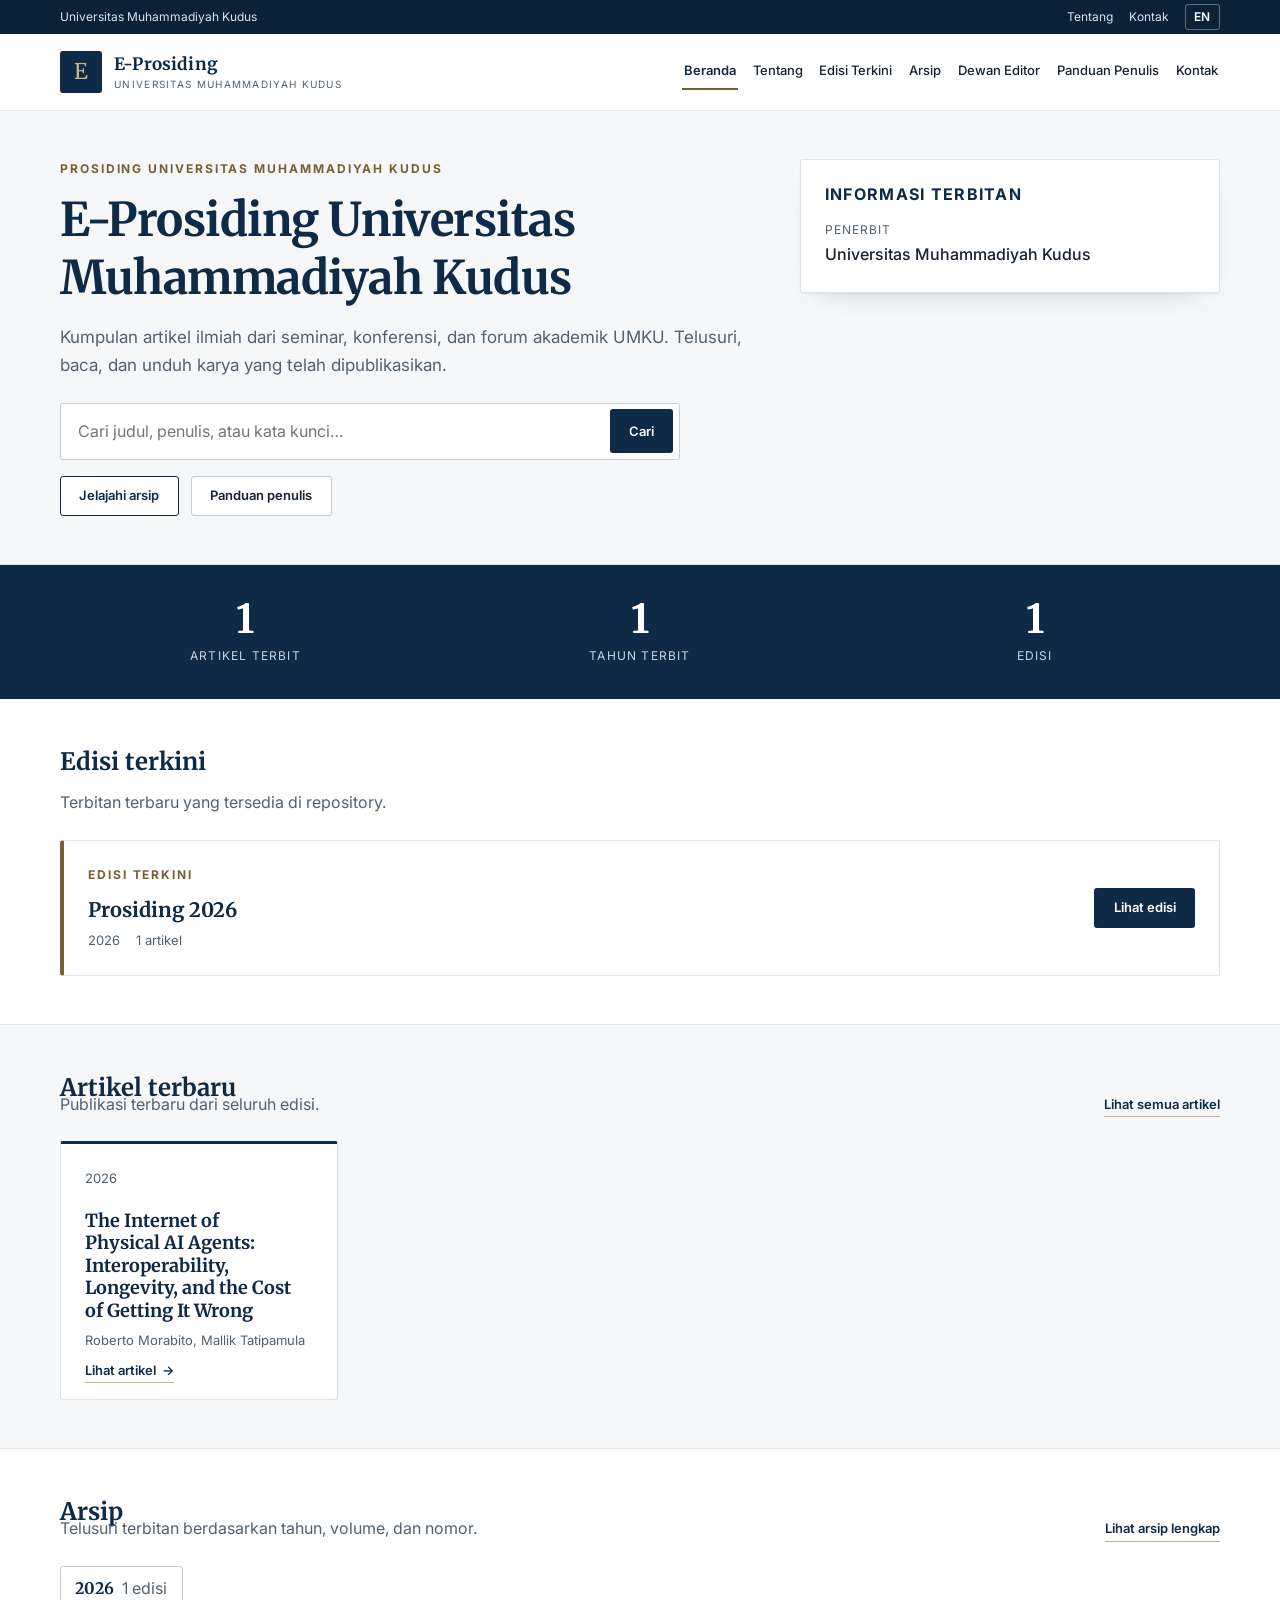
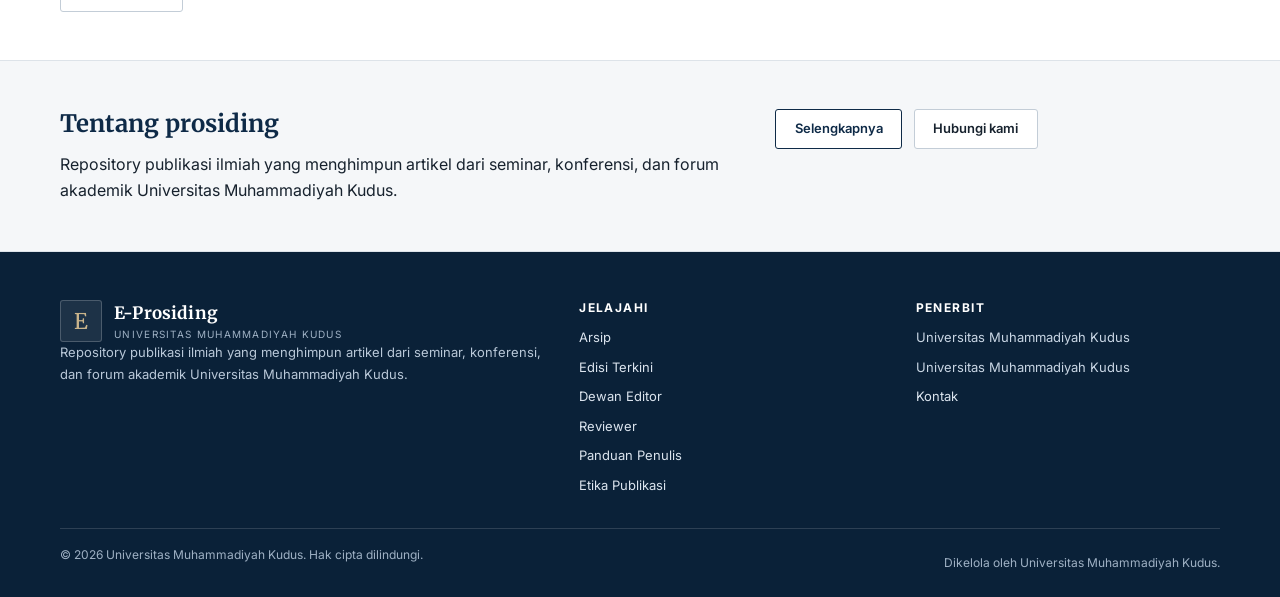
<file: index.html>
<!doctype html>
<html lang="id">
<head>
  <meta charset="utf-8">
  <meta name="viewport" content="width=device-width, initial-scale=1">
  <title>E-Prosiding Universitas Muhammadiyah Kudus — Prosiding Ilmiah</title>
  <meta name="description" content="E-Prosiding Universitas Muhammadiyah Kudus: repository publikasi ilmiah dari seminar, konferensi, dan forum akademik UMKU. Telusuri, baca, dan unduh artikel.">
  <link rel="canonical" href="https://elbirr.github.io/prosiding-website/">
  <meta name="theme-color" content="#0e2a47">
  <meta property="og:type" content="website">
  <meta property="og:site_name" content="E-Prosiding Universitas Muhammadiyah Kudus">
  <meta property="og:title" content="E-Prosiding Universitas Muhammadiyah Kudus">
  <meta property="og:description" content="Repository publikasi ilmiah dari seminar, konferensi, dan forum akademik Universitas Muhammadiyah Kudus.">
  <meta property="og:url" content="https://elbirr.github.io/prosiding-website/">
  <meta name="twitter:card" content="summary">
  <link rel="icon" href="assets/images/favicon.svg" type="image/svg+xml">
  <link rel="preconnect" href="https://fonts.googleapis.com">
  <link rel="preconnect" href="https://fonts.gstatic.com" crossorigin>
  <link href="https://fonts.googleapis.com/css2?family=Inter:wght@400;500;600;700&family=Merriweather:wght@400;700&display=swap" rel="stylesheet">
  <link rel="stylesheet" href="assets/css/style.css">
  <script defer src="assets/js/lib.js"></script>
  <script defer src="assets/js/app.js"></script>
  <script defer src="assets/js/home.js"></script>
  <script type="application/ld+json">
  {
    "@context": "https://schema.org",
    "@type": "WebSite",
    "name": "E-Prosiding Universitas Muhammadiyah Kudus",
    "url": "https://elbirr.github.io/prosiding-website/",
    "publisher": {
      "@type": "Organization",
      "name": "Universitas Muhammadiyah Kudus"
    }
  }
  </script>
</head>
<body>
  <a class="skip-link" href="#main" data-i18n="skipToContent">Lewati ke konten</a>

  <header class="site-header">
    <div class="utility-bar">
      <div class="container utility-inner">
        <span data-site="institution">Universitas Muhammadiyah Kudus</span>
        <nav aria-label="Bahasa">
          <a href="about.html" data-i18n="navAbout">Tentang</a>
          <a href="contact.html" data-i18n="navContact">Kontak</a>
          <button class="lang-toggle" type="button" data-lang-toggle data-i18n-aria="languageLabel">EN</button>
        </nav>
      </div>
    </div>
    <div class="container header-inner">
      <a class="brand" href="index.html">
        <span class="brand-mark" data-logo aria-hidden="true">E</span>
        <span class="brand-text">
          <strong>E-Prosiding</strong>
          <small>Universitas Muhammadiyah Kudus</small>
        </span>
      </a>
      <button class="menu-toggle" type="button" data-menu-toggle aria-expanded="false" aria-controls="main-nav">
        <span data-menu-label>Menu</span>
      </button>
      <nav class="main-nav" id="main-nav" aria-label="Navigasi utama">
        <a href="index.html" aria-current="page" data-i18n="navHome">Beranda</a>
        <a href="about.html" data-i18n="navAbout">Tentang</a>
        <a href="issue.html" data-i18n="navCurrent">Edisi Terkini</a>
        <a href="archive.html" data-i18n="navArchive">Arsip</a>
        <a href="editorial-team.html" data-i18n="navEditorial">Dewan Editor</a>
        <a href="author-guidelines.html" data-i18n="navGuidelines">Panduan Penulis</a>
        <a href="contact.html" data-i18n="navContact">Kontak</a>
      </nav>
    </div>
  </header>

  <main id="main">
    <section class="hero">
      <div class="container hero-grid">
        <div>
          <p class="eyebrow" data-i18n="heroEyebrow">Prosiding Universitas Muhammadiyah Kudus</p>
          <h1 data-i18n="heroTitle">E-Prosiding Universitas Muhammadiyah Kudus</h1>
          <p class="hero-copy" data-i18n="heroCopy">Kumpulan artikel ilmiah dari seminar, konferensi, dan forum akademik UMKU. Telusuri, baca, dan unduh karya yang telah dipublikasikan.</p>
          <form class="search-form" id="hero-search" role="search">
            <label class="sr-only" for="hero-query" data-i18n="searchArticles">Cari artikel</label>
            <input id="hero-query" name="q" type="search" autocomplete="off" data-i18n-placeholder="searchPlaceholder" placeholder="Cari judul, penulis, atau kata kunci…">
            <button class="btn btn-primary" type="submit" data-i18n="searchButton">Cari</button>
          </form>
          <div class="action-row">
            <a class="btn btn-outline" href="archive.html" data-i18n="browseArchive">Jelajahi arsip</a>
            <a class="btn btn-ghost" href="author-guidelines.html" data-i18n="guidelinesButton">Panduan penulis</a>
          </div>
        </div>
        <aside class="journal-card">
          <h2 data-i18n="journalInfo">Informasi terbitan</h2>
          <dl class="info-list">
            <div data-site-item>
              <dt data-i18n="publisherLabel">Penerbit</dt>
              <dd data-site="publisher">Universitas Muhammadiyah Kudus</dd>
            </div>
            <div data-site-item>
              <dt data-i18n="frequencyLabel">Frekuensi</dt>
              <dd data-site="frequency"></dd>
            </div>
            <div data-site-item>
              <dt data-i18n="openAccessLabel">Akses terbuka</dt>
              <dd data-site="open_access"></dd>
            </div>
            <div data-site-item>
              <dt data-i18n="contactLabel">Kontak</dt>
              <dd><a data-site="contact_email" href="contact.html"></a></dd>
            </div>
          </dl>
        </aside>
      </div>
    </section>

    <section class="stats" aria-labelledby="stats-title">
      <h2 class="sr-only" id="stats-title" data-i18n="statsLabel">Statistik publikasi</h2>
      <div class="container stats-grid">
        <div class="stat"><strong id="stat-articles">0</strong><span data-i18n="statsArticles">Artikel terbit</span></div>
        <div class="stat"><strong id="stat-years">0</strong><span data-i18n="statsYears">Tahun terbit</span></div>
        <div class="stat"><strong id="stat-issues">0</strong><span data-i18n="statsIssues">Edisi</span></div>
      </div>
    </section>

    <p class="container muted small" id="loading-note" data-i18n="loading">Memuat…</p>

    <section class="section" id="current-issue-section" aria-labelledby="current-issue-title">
      <div class="container">
        <div class="section-head">
          <h2 id="current-issue-title" data-i18n="currentIssueTitle">Edisi terkini</h2>
        </div>
        <p class="section-lead" data-i18n="currentIssueCopy">Terbitan terbaru yang tersedia di repository.</p>
        <div id="home-issue"></div>
      </div>
    </section>

    <section class="section section--soft" aria-labelledby="latest-title">
      <div class="container">
        <div class="section-head">
          <div>
            <h2 id="latest-title" data-i18n="latestTitle">Artikel terbaru</h2>
            <p class="section-lead" data-i18n="latestCopy">Publikasi terbaru dari seluruh edisi.</p>
          </div>
          <a class="link-arrow" href="archive.html" data-i18n="latestAll">Lihat semua artikel</a>
        </div>
        <div class="article-grid" id="latest-articles"></div>
      </div>
    </section>

    <section class="section" id="home-archive-section" aria-labelledby="home-archive-title">
      <div class="container">
        <div class="section-head">
          <div>
            <h2 id="home-archive-title" data-i18n="archiveTitle">Arsip</h2>
            <p class="section-lead" data-i18n="archiveCopy">Telusuri terbitan berdasarkan tahun, volume, dan nomor.</p>
          </div>
          <a class="link-arrow" href="archive.html" data-i18n="archiveLink">Lihat arsip lengkap</a>
        </div>
        <ul class="year-list" id="home-archive"></ul>
      </div>
    </section>

    <section class="section section--soft" aria-labelledby="home-about-title">
      <div class="container split">
        <div>
          <h2 id="home-about-title" data-i18n="aboutTitle">Tentang prosiding</h2>
          <p data-site="description"></p>
        </div>
        <div class="action-row">
          <a class="btn btn-outline" href="about.html" data-i18n="aboutMore">Selengkapnya</a>
          <a class="btn btn-ghost" href="contact.html" data-i18n="contactButton">Hubungi kami</a>
        </div>
      </div>
    </section>
  </main>

  <footer class="site-footer">
    <div class="container">
      <div class="footer-grid">
        <div class="footer-brand">
          <a class="brand" href="index.html">
            <span class="brand-mark" aria-hidden="true">E</span>
            <span class="brand-text">
              <strong>E-Prosiding</strong>
              <small>Universitas Muhammadiyah Kudus</small>
            </span>
          </a>
          <p data-site="description"></p>
        </div>
        <div>
          <h2 data-i18n="footerExplore">Jelajahi</h2>
          <ul class="footer-links">
            <li><a href="archive.html" data-i18n="navArchive">Arsip</a></li>
            <li><a href="issue.html" data-i18n="navCurrent">Edisi Terkini</a></li>
            <li><a href="editorial-team.html" data-i18n="navEditorial">Dewan Editor</a></li>
            <li><a href="reviewers.html" data-i18n="navReviewers">Reviewer</a></li>
            <li><a href="author-guidelines.html" data-i18n="navGuidelines">Panduan Penulis</a></li>
            <li><a href="ethics.html" data-i18n="navEthics">Etika Publikasi</a></li>
          </ul>
        </div>
        <div>
          <h2 data-i18n="footerPublisher">Penerbit</h2>
          <ul class="footer-meta">
            <li data-site="institution">Universitas Muhammadiyah Kudus</li>
            <li data-site="publisher">Universitas Muhammadiyah Kudus</li>
            <li data-site-item><a data-site="contact_email" href="contact.html"></a></li>
            <li><a href="contact.html" data-i18n="footerContact">Kontak</a></li>
          </ul>
        </div>
      </div>
      <div class="footer-bottom">
        <p>© <span data-year>2026</span> Universitas Muhammadiyah Kudus. <span data-i18n="footerRights">Hak cipta dilindungi.</span></p>
        <p data-i18n="footerManaged">Dikelola oleh Universitas Muhammadiyah Kudus.</p>
      </div>
    </div>
  </footer>

  <noscript>
    <div class="container notice">Halaman ini memerlukan JavaScript untuk menampilkan data artikel. Anda tetap dapat membuka <a href="archive.html">arsip</a> atau <a href="data/articles.json">berkas data artikel</a> secara langsung. / This page needs JavaScript to load article data.</div>
  </noscript>
</body>
</html>
</file>
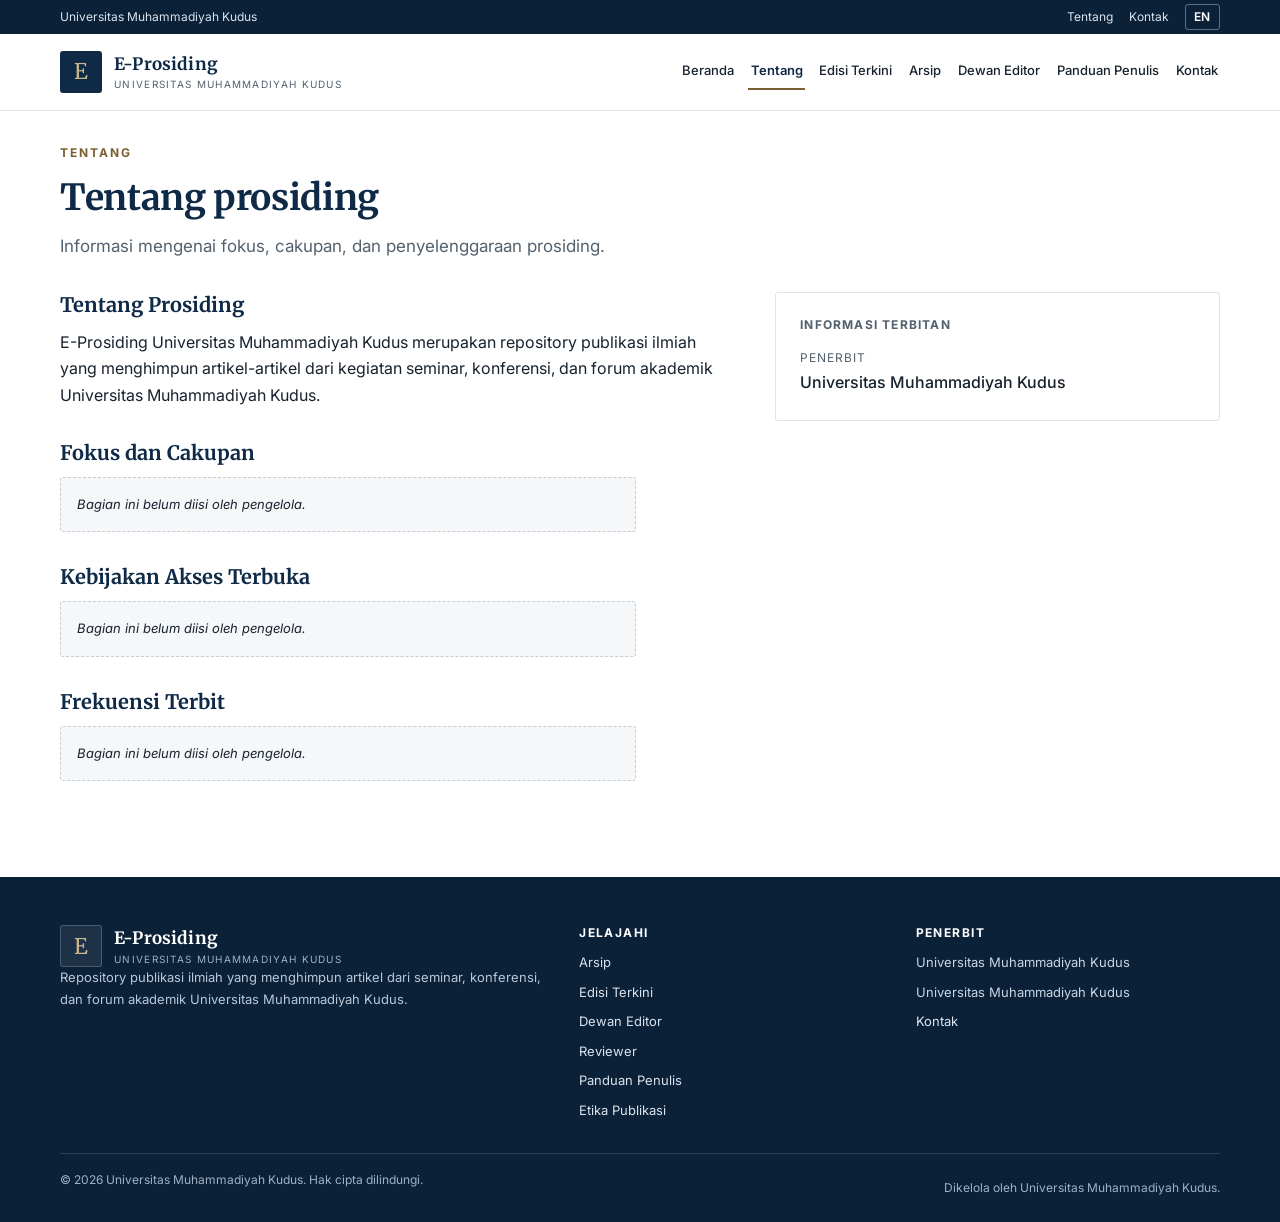
<file: about.html>
<!doctype html>
<html lang="id">
<head>
  <meta charset="utf-8">
  <meta name="viewport" content="width=device-width, initial-scale=1">
  <title>Tentang — E-Prosiding Universitas Muhammadiyah Kudus</title>
  <meta name="description" content="Informasi mengenai fokus, cakupan, kebijakan akses terbuka, dan penyelenggaraan E-Prosiding Universitas Muhammadiyah Kudus.">
  <link rel="canonical" href="https://elbirr.github.io/prosiding-website/about.html">
  <meta name="theme-color" content="#0e2a47">
  <meta property="og:type" content="website">
  <meta property="og:site_name" content="E-Prosiding Universitas Muhammadiyah Kudus">
  <meta property="og:title" content="Tentang — E-Prosiding Universitas Muhammadiyah Kudus">
  <meta property="og:description" content="Informasi mengenai fokus, cakupan, dan penyelenggaraan E-Prosiding Universitas Muhammadiyah Kudus.">
  <meta property="og:url" content="https://elbirr.github.io/prosiding-website/about.html">
  <meta name="twitter:card" content="summary">
  <link rel="icon" href="assets/images/favicon.svg" type="image/svg+xml">
  <link rel="preconnect" href="https://fonts.googleapis.com">
  <link rel="preconnect" href="https://fonts.gstatic.com" crossorigin>
  <link href="https://fonts.googleapis.com/css2?family=Inter:wght@400;500;600;700&family=Merriweather:wght@400;700&display=swap" rel="stylesheet">
  <link rel="stylesheet" href="assets/css/style.css">
  <script defer src="assets/js/lib.js"></script>
  <script defer src="assets/js/app.js"></script>
  <script defer src="assets/js/pages.js"></script>
</head>
<body data-page="about">
  <a class="skip-link" href="#main" data-i18n="skipToContent">Lewati ke konten</a>

  <header class="site-header">
    <div class="utility-bar">
      <div class="container utility-inner">
        <span data-site="institution">Universitas Muhammadiyah Kudus</span>
        <nav aria-label="Bahasa">
          <a href="about.html" data-i18n="navAbout">Tentang</a>
          <a href="contact.html" data-i18n="navContact">Kontak</a>
          <button class="lang-toggle" type="button" data-lang-toggle data-i18n-aria="languageLabel">EN</button>
        </nav>
      </div>
    </div>
    <div class="container header-inner">
      <a class="brand" href="index.html">
        <span class="brand-mark" data-logo aria-hidden="true">E</span>
        <span class="brand-text">
          <strong>E-Prosiding</strong>
          <small>Universitas Muhammadiyah Kudus</small>
        </span>
      </a>
      <button class="menu-toggle" type="button" data-menu-toggle aria-expanded="false" aria-controls="main-nav">
        <span data-menu-label>Menu</span>
      </button>
      <nav class="main-nav" id="main-nav" aria-label="Navigasi utama">
        <a href="index.html" data-i18n="navHome">Beranda</a>
        <a href="about.html" aria-current="page" data-i18n="navAbout">Tentang</a>
        <a href="issue.html" data-i18n="navCurrent">Edisi Terkini</a>
        <a href="archive.html" data-i18n="navArchive">Arsip</a>
        <a href="editorial-team.html" data-i18n="navEditorial">Dewan Editor</a>
        <a href="author-guidelines.html" data-i18n="navGuidelines">Panduan Penulis</a>
        <a href="contact.html" data-i18n="navContact">Kontak</a>
      </nav>
    </div>
  </header>

  <main class="container page-main" id="main">
    <header class="page-head">
      <p class="eyebrow" data-i18n="aboutEyebrow">Tentang</p>
      <h1 data-i18n="aboutPageTitle">Tentang prosiding</h1>
      <p class="page-lead" data-i18n="aboutPageCopy">Informasi mengenai fokus, cakupan, dan penyelenggaraan prosiding.</p>
    </header>
    <div class="split">
      <div id="page-sections"></div>
      <aside id="page-aside" aria-label="Informasi terbitan"></aside>
    </div>
  </main>

  <footer class="site-footer">
    <div class="container">
      <div class="footer-grid">
        <div class="footer-brand">
          <a class="brand" href="index.html">
            <span class="brand-mark" aria-hidden="true">E</span>
            <span class="brand-text">
              <strong>E-Prosiding</strong>
              <small>Universitas Muhammadiyah Kudus</small>
            </span>
          </a>
          <p data-site="description"></p>
        </div>
        <div>
          <h2 data-i18n="footerExplore">Jelajahi</h2>
          <ul class="footer-links">
            <li><a href="archive.html" data-i18n="navArchive">Arsip</a></li>
            <li><a href="issue.html" data-i18n="navCurrent">Edisi Terkini</a></li>
            <li><a href="editorial-team.html" data-i18n="navEditorial">Dewan Editor</a></li>
            <li><a href="reviewers.html" data-i18n="navReviewers">Reviewer</a></li>
            <li><a href="author-guidelines.html" data-i18n="navGuidelines">Panduan Penulis</a></li>
            <li><a href="ethics.html" data-i18n="navEthics">Etika Publikasi</a></li>
          </ul>
        </div>
        <div>
          <h2 data-i18n="footerPublisher">Penerbit</h2>
          <ul class="footer-meta">
            <li data-site="institution">Universitas Muhammadiyah Kudus</li>
            <li data-site="publisher">Universitas Muhammadiyah Kudus</li>
            <li data-site-item><a data-site="contact_email" href="contact.html"></a></li>
            <li><a href="contact.html" data-i18n="footerContact">Kontak</a></li>
          </ul>
        </div>
      </div>
      <div class="footer-bottom">
        <p>© <span data-year>2026</span> Universitas Muhammadiyah Kudus. <span data-i18n="footerRights">Hak cipta dilindungi.</span></p>
        <p data-i18n="footerManaged">Dikelola oleh Universitas Muhammadiyah Kudus.</p>
      </div>
    </div>
  </footer>

  <noscript>
    <div class="container notice">Halaman ini memerlukan JavaScript untuk menampilkan konten. Berkas konten tersedia di <a href="data/page-about.json">data/page-about.json</a>. / This page needs JavaScript to load its content.</div>
  </noscript>
</body>
</html>
</file>
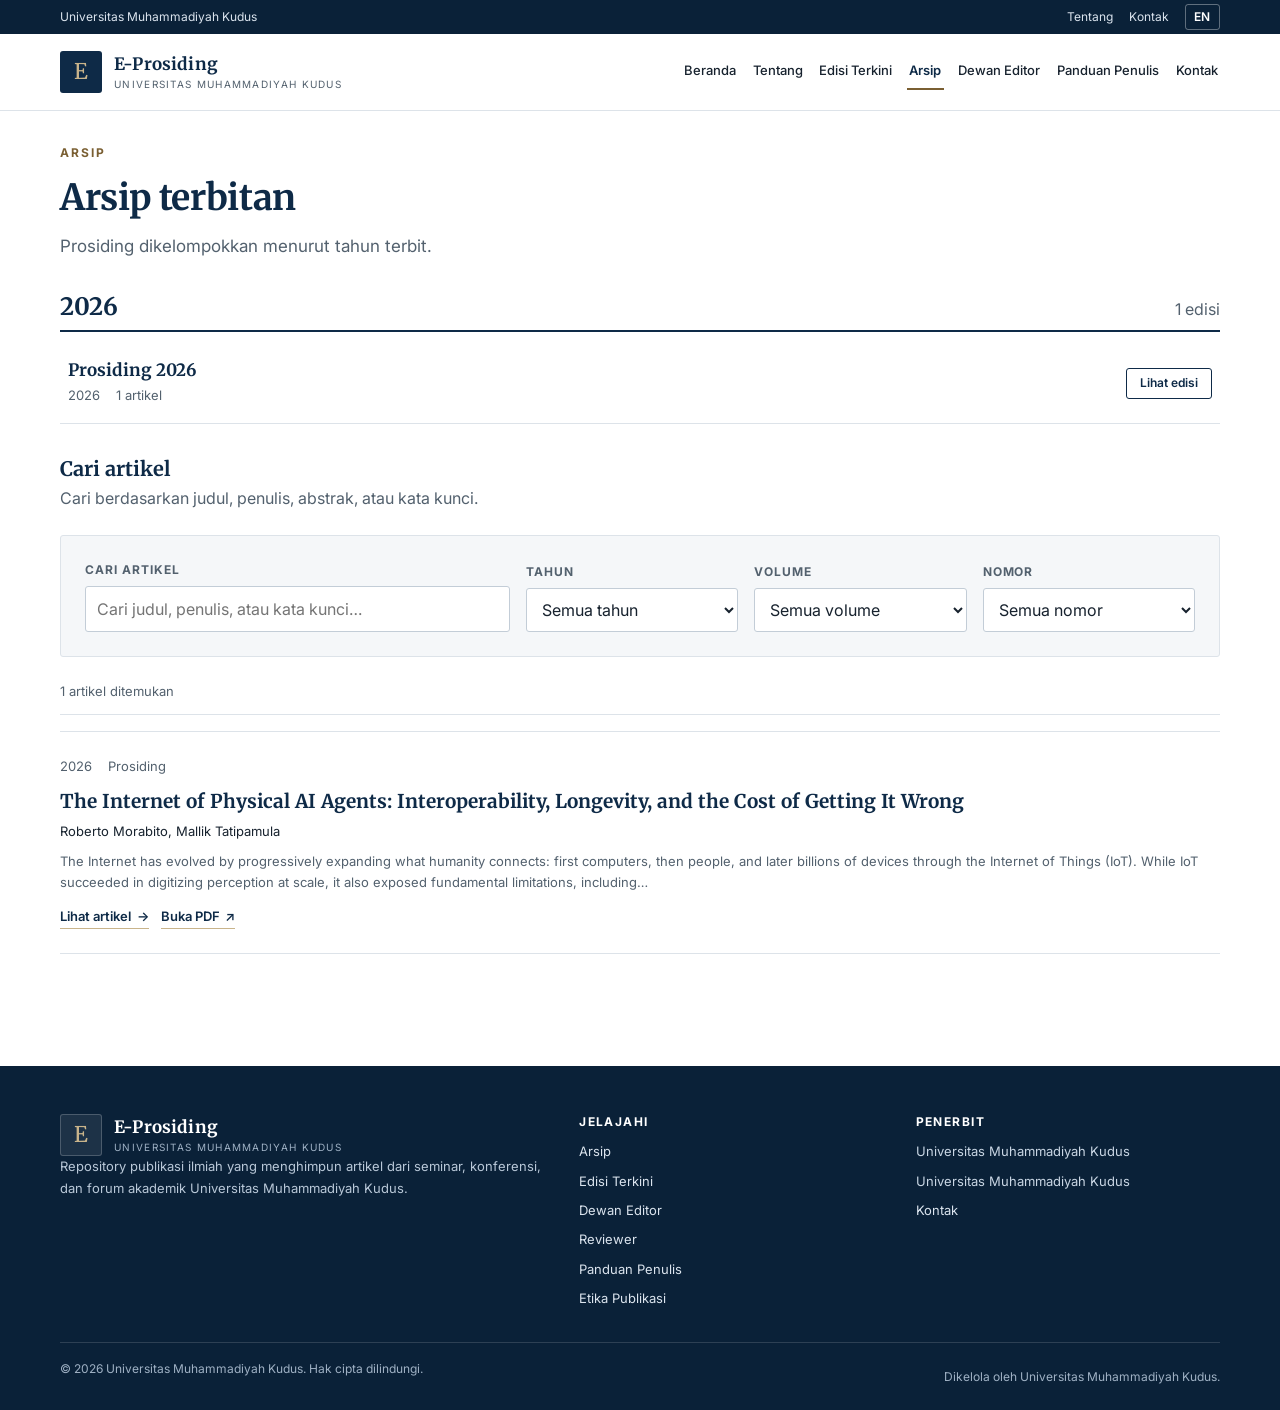
<file: archive.html>
<!doctype html>
<html lang="id">
<head>
  <meta charset="utf-8">
  <meta name="viewport" content="width=device-width, initial-scale=1">
  <title>Arsip — E-Prosiding Universitas Muhammadiyah Kudus</title>
  <meta name="description" content="Arsip terbitan dan artikel E-Prosiding Universitas Muhammadiyah Kudus. Telusuri berdasarkan tahun, volume, nomor, dan kata kunci.">
  <link rel="canonical" href="https://elbirr.github.io/prosiding-website/archive.html">
  <meta name="theme-color" content="#0e2a47">
  <meta property="og:type" content="website">
  <meta property="og:site_name" content="E-Prosiding Universitas Muhammadiyah Kudus">
  <meta property="og:title" content="Arsip — E-Prosiding Universitas Muhammadiyah Kudus">
  <meta property="og:description" content="Arsip terbitan dan artikel E-Prosiding Universitas Muhammadiyah Kudus.">
  <meta property="og:url" content="https://elbirr.github.io/prosiding-website/archive.html">
  <meta name="twitter:card" content="summary">
  <link rel="icon" href="assets/images/favicon.svg" type="image/svg+xml">
  <link rel="preconnect" href="https://fonts.googleapis.com">
  <link rel="preconnect" href="https://fonts.gstatic.com" crossorigin>
  <link href="https://fonts.googleapis.com/css2?family=Inter:wght@400;500;600;700&family=Merriweather:wght@400;700&display=swap" rel="stylesheet">
  <link rel="stylesheet" href="assets/css/style.css">
  <script defer src="assets/js/lib.js"></script>
  <script defer src="assets/js/app.js"></script>
  <script defer src="assets/js/archive.js"></script>
</head>
<body data-page="archive">
  <a class="skip-link" href="#main" data-i18n="skipToContent">Lewati ke konten</a>

  <header class="site-header">
    <div class="utility-bar">
      <div class="container utility-inner">
        <span data-site="institution">Universitas Muhammadiyah Kudus</span>
        <nav aria-label="Bahasa">
          <a href="about.html" data-i18n="navAbout">Tentang</a>
          <a href="contact.html" data-i18n="navContact">Kontak</a>
          <button class="lang-toggle" type="button" data-lang-toggle data-i18n-aria="languageLabel">EN</button>
        </nav>
      </div>
    </div>
    <div class="container header-inner">
      <a class="brand" href="index.html">
        <span class="brand-mark" data-logo aria-hidden="true">E</span>
        <span class="brand-text">
          <strong>E-Prosiding</strong>
          <small>Universitas Muhammadiyah Kudus</small>
        </span>
      </a>
      <button class="menu-toggle" type="button" data-menu-toggle aria-expanded="false" aria-controls="main-nav">
        <span data-menu-label>Menu</span>
      </button>
      <nav class="main-nav" id="main-nav" aria-label="Navigasi utama">
        <a href="index.html" data-i18n="navHome">Beranda</a>
        <a href="about.html" data-i18n="navAbout">Tentang</a>
        <a href="issue.html" data-i18n="navCurrent">Edisi Terkini</a>
        <a href="archive.html" aria-current="page" data-i18n="navArchive">Arsip</a>
        <a href="editorial-team.html" data-i18n="navEditorial">Dewan Editor</a>
        <a href="author-guidelines.html" data-i18n="navGuidelines">Panduan Penulis</a>
        <a href="contact.html" data-i18n="navContact">Kontak</a>
      </nav>
    </div>
  </header>

  <main class="container page-main" id="main">
    <header class="page-head">
      <p class="eyebrow" data-i18n="archiveEyebrow">Arsip</p>
      <h1 data-i18n="archiveHeading">Arsip terbitan</h1>
      <p class="page-lead" data-i18n="issuesCopy">Prosiding dikelompokkan menurut tahun terbit.</p>
    </header>

    <section aria-labelledby="issues-title">
      <h2 class="sr-only" id="issues-title" data-i18n="issuesTitle">Terbitan</h2>
      <div id="issue-list"></div>
    </section>

    <section aria-labelledby="search-title">
      <h2 class="section-title" id="search-title" data-i18n="searchTitle">Cari artikel</h2>
      <p class="section-lead" data-i18n="searchCopy">Cari berdasarkan judul, penulis, abstrak, atau kata kunci.</p>
      <div class="filter-panel">
        <div class="filter-grid">
          <div class="field">
            <label for="archive-query" data-i18n="searchArticles">Cari artikel</label>
            <input id="archive-query" type="search" autocomplete="off" data-i18n-placeholder="searchPlaceholder" placeholder="Cari judul, penulis, atau kata kunci…">
          </div>
          <div class="field">
            <label for="year-filter" data-i18n="filterYear">Tahun</label>
            <select id="year-filter"><option value="" data-i18n="allYears">Semua tahun</option></select>
          </div>
          <div class="field">
            <label for="volume-filter" data-i18n="filterVolume">Volume</label>
            <select id="volume-filter"><option value="" data-i18n="allVolumes">Semua volume</option></select>
          </div>
          <div class="field">
            <label for="issue-filter" data-i18n="filterIssue">Nomor</label>
            <select id="issue-filter"><option value="" data-i18n="allIssues">Semua nomor</option></select>
          </div>
        </div>
      </div>

      <div class="results-bar">
        <p id="result-count" aria-live="polite"></p>
      </div>
      <div class="article-rows" id="archive-list"></div>
      <div class="load-more">
        <button class="btn btn-outline" type="button" id="show-more" hidden></button>
      </div>
    </section>
  </main>

  <footer class="site-footer">
    <div class="container">
      <div class="footer-grid">
        <div class="footer-brand">
          <a class="brand" href="index.html">
            <span class="brand-mark" aria-hidden="true">E</span>
            <span class="brand-text">
              <strong>E-Prosiding</strong>
              <small>Universitas Muhammadiyah Kudus</small>
            </span>
          </a>
          <p data-site="description"></p>
        </div>
        <div>
          <h2 data-i18n="footerExplore">Jelajahi</h2>
          <ul class="footer-links">
            <li><a href="archive.html" data-i18n="navArchive">Arsip</a></li>
            <li><a href="issue.html" data-i18n="navCurrent">Edisi Terkini</a></li>
            <li><a href="editorial-team.html" data-i18n="navEditorial">Dewan Editor</a></li>
            <li><a href="reviewers.html" data-i18n="navReviewers">Reviewer</a></li>
            <li><a href="author-guidelines.html" data-i18n="navGuidelines">Panduan Penulis</a></li>
            <li><a href="ethics.html" data-i18n="navEthics">Etika Publikasi</a></li>
          </ul>
        </div>
        <div>
          <h2 data-i18n="footerPublisher">Penerbit</h2>
          <ul class="footer-meta">
            <li data-site="institution">Universitas Muhammadiyah Kudus</li>
            <li data-site="publisher">Universitas Muhammadiyah Kudus</li>
            <li data-site-item><a data-site="contact_email" href="contact.html"></a></li>
            <li><a href="contact.html" data-i18n="footerContact">Kontak</a></li>
          </ul>
        </div>
      </div>
      <div class="footer-bottom">
        <p>© <span data-year>2026</span> Universitas Muhammadiyah Kudus. <span data-i18n="footerRights">Hak cipta dilindungi.</span></p>
        <p data-i18n="footerManaged">Dikelola oleh Universitas Muhammadiyah Kudus.</p>
      </div>
    </div>
  </footer>

  <noscript>
    <div class="container notice">Halaman ini memerlukan JavaScript untuk menyaring artikel. Seluruh data tersedia di <a href="data/articles.json">data/articles.json</a>. / This page needs JavaScript to filter articles.</div>
  </noscript>
</body>
</html>
</file>
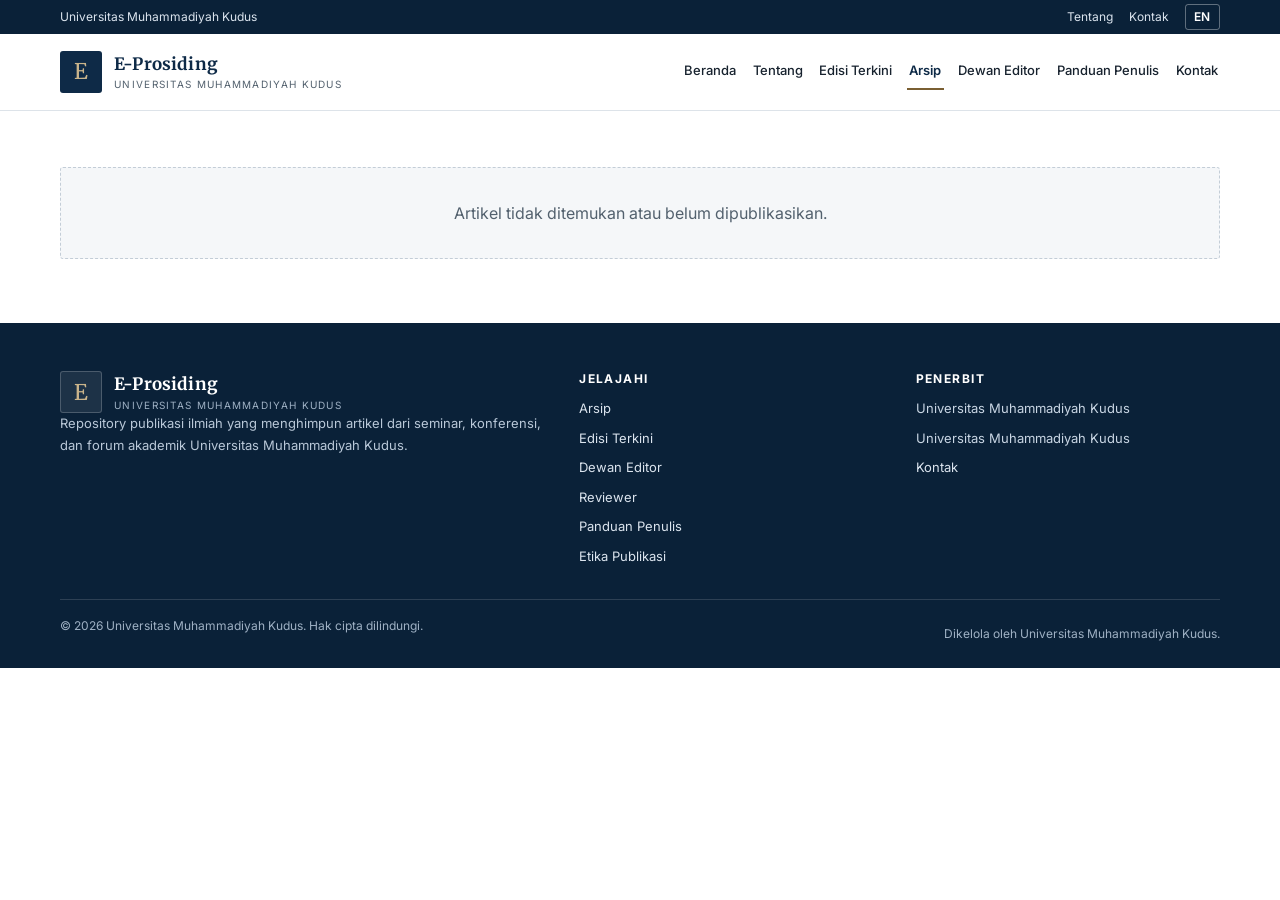
<file: article.html>
<!doctype html>
<html lang="id">
<head>
  <meta charset="utf-8">
  <meta name="viewport" content="width=device-width, initial-scale=1">
  <title>Artikel — E-Prosiding Universitas Muhammadiyah Kudus</title>
  <meta name="description" content="Detail artikel prosiding Universitas Muhammadiyah Kudus: abstrak, informasi artikel, sitasi, dan dokumen PDF.">
  <link rel="canonical" href="https://elbirr.github.io/prosiding-website/article.html">
  <meta name="theme-color" content="#0e2a47">
  <meta property="og:type" content="article">
  <meta property="og:site_name" content="E-Prosiding Universitas Muhammadiyah Kudus">
  <meta property="og:title" content="Artikel — E-Prosiding Universitas Muhammadiyah Kudus">
  <meta property="og:description" content="Detail artikel prosiding Universitas Muhammadiyah Kudus.">
  <meta property="og:url" content="https://elbirr.github.io/prosiding-website/article.html">
  <meta name="twitter:card" content="summary">
  <link rel="icon" href="assets/images/favicon.svg" type="image/svg+xml">
  <link rel="preconnect" href="https://fonts.googleapis.com">
  <link rel="preconnect" href="https://fonts.gstatic.com" crossorigin>
  <link href="https://fonts.googleapis.com/css2?family=Inter:wght@400;500;600;700&family=Merriweather:wght@400;700&display=swap" rel="stylesheet">
  <link rel="stylesheet" href="assets/css/style.css">
  <script defer src="assets/js/lib.js"></script>
  <script defer src="assets/js/app.js"></script>
  <script defer src="assets/js/article.js"></script>
</head>
<body data-page="article">
  <a class="skip-link" href="#main" data-i18n="skipToContent">Lewati ke konten</a>

  <header class="site-header">
    <div class="utility-bar">
      <div class="container utility-inner">
        <span data-site="institution">Universitas Muhammadiyah Kudus</span>
        <nav aria-label="Bahasa">
          <a href="about.html" data-i18n="navAbout">Tentang</a>
          <a href="contact.html" data-i18n="navContact">Kontak</a>
          <button class="lang-toggle" type="button" data-lang-toggle data-i18n-aria="languageLabel">EN</button>
        </nav>
      </div>
    </div>
    <div class="container header-inner">
      <a class="brand" href="index.html">
        <span class="brand-mark" data-logo aria-hidden="true">E</span>
        <span class="brand-text">
          <strong>E-Prosiding</strong>
          <small>Universitas Muhammadiyah Kudus</small>
        </span>
      </a>
      <button class="menu-toggle" type="button" data-menu-toggle aria-expanded="false" aria-controls="main-nav">
        <span data-menu-label>Menu</span>
      </button>
      <nav class="main-nav" id="main-nav" aria-label="Navigasi utama">
        <a href="index.html" data-i18n="navHome">Beranda</a>
        <a href="about.html" data-i18n="navAbout">Tentang</a>
        <a href="issue.html" data-i18n="navCurrent">Edisi Terkini</a>
        <a href="archive.html" aria-current="page" data-i18n="navArchive">Arsip</a>
        <a href="editorial-team.html" data-i18n="navEditorial">Dewan Editor</a>
        <a href="author-guidelines.html" data-i18n="navGuidelines">Panduan Penulis</a>
        <a href="contact.html" data-i18n="navContact">Kontak</a>
      </nav>
    </div>
  </header>

  <main class="container page-main" id="main">
    <nav class="breadcrumbs" id="breadcrumbs" aria-label="Breadcrumb"></nav>
    <div id="article-detail"></div>
  </main>

  <footer class="site-footer">
    <div class="container">
      <div class="footer-grid">
        <div class="footer-brand">
          <a class="brand" href="index.html">
            <span class="brand-mark" aria-hidden="true">E</span>
            <span class="brand-text">
              <strong>E-Prosiding</strong>
              <small>Universitas Muhammadiyah Kudus</small>
            </span>
          </a>
          <p data-site="description"></p>
        </div>
        <div>
          <h2 data-i18n="footerExplore">Jelajahi</h2>
          <ul class="footer-links">
            <li><a href="archive.html" data-i18n="navArchive">Arsip</a></li>
            <li><a href="issue.html" data-i18n="navCurrent">Edisi Terkini</a></li>
            <li><a href="editorial-team.html" data-i18n="navEditorial">Dewan Editor</a></li>
            <li><a href="reviewers.html" data-i18n="navReviewers">Reviewer</a></li>
            <li><a href="author-guidelines.html" data-i18n="navGuidelines">Panduan Penulis</a></li>
            <li><a href="ethics.html" data-i18n="navEthics">Etika Publikasi</a></li>
          </ul>
        </div>
        <div>
          <h2 data-i18n="footerPublisher">Penerbit</h2>
          <ul class="footer-meta">
            <li data-site="institution">Universitas Muhammadiyah Kudus</li>
            <li data-site="publisher">Universitas Muhammadiyah Kudus</li>
            <li data-site-item><a data-site="contact_email" href="contact.html"></a></li>
            <li><a href="contact.html" data-i18n="footerContact">Kontak</a></li>
          </ul>
        </div>
      </div>
      <div class="footer-bottom">
        <p>© <span data-year>2026</span> Universitas Muhammadiyah Kudus. <span data-i18n="footerRights">Hak cipta dilindungi.</span></p>
        <p data-i18n="footerManaged">Dikelola oleh Universitas Muhammadiyah Kudus.</p>
      </div>
    </div>
  </footer>

  <noscript>
    <div class="container notice">Halaman ini memerlukan JavaScript untuk menampilkan artikel. Seluruh data tersedia di <a href="data/articles.json">data/articles.json</a>. / This page needs JavaScript to load the article.</div>
  </noscript>
</body>
</html>
</file>
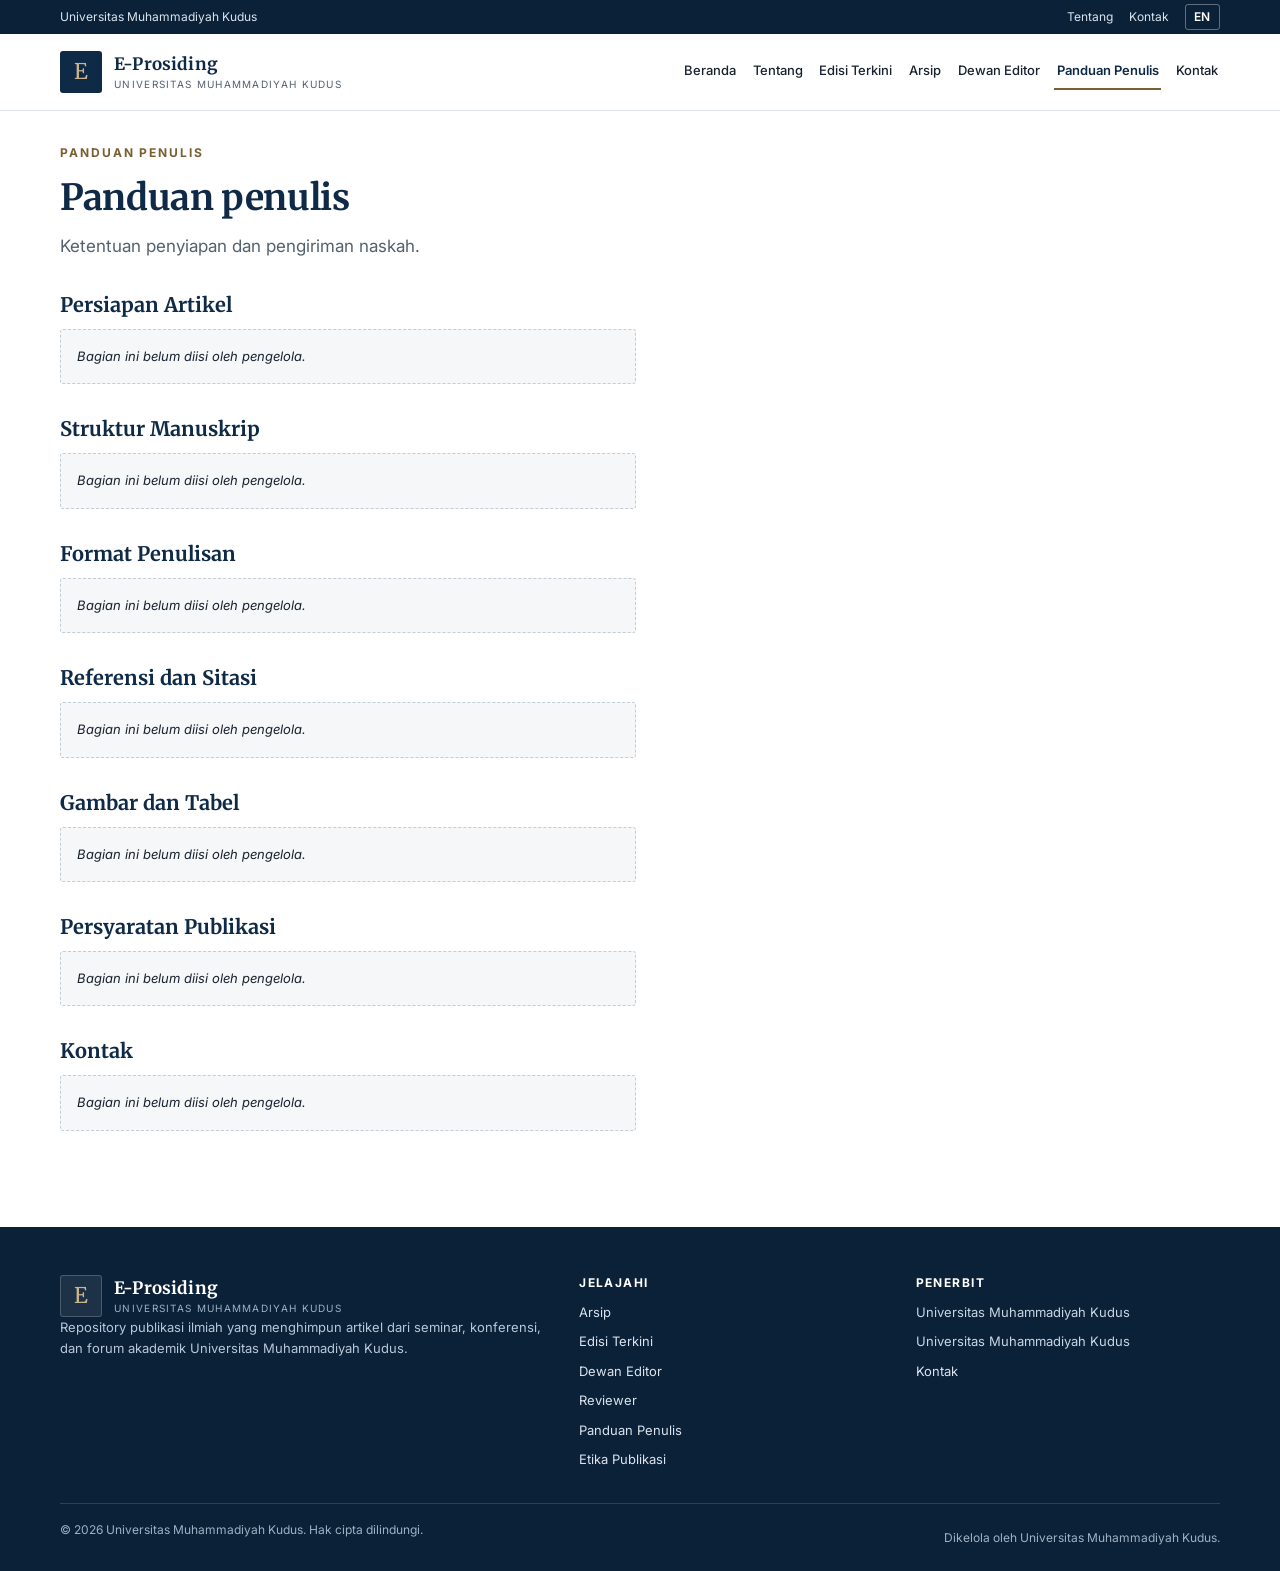
<file: author-guidelines.html>
<!doctype html>
<html lang="id">
<head>
  <meta charset="utf-8">
  <meta name="viewport" content="width=device-width, initial-scale=1">
  <title>Panduan penulis — E-Prosiding Universitas Muhammadiyah Kudus</title>
  <meta name="description" content="Ketentuan penyiapan dan pengiriman naskah.">
  <link rel="canonical" href="https://elbirr.github.io/prosiding-website/author-guidelines.html">
  <meta name="theme-color" content="#0e2a47">
  <meta property="og:type" content="website">
  <meta property="og:site_name" content="E-Prosiding Universitas Muhammadiyah Kudus">
  <meta property="og:title" content="Panduan penulis — E-Prosiding Universitas Muhammadiyah Kudus">
  <meta property="og:description" content="Ketentuan penyiapan dan pengiriman naskah.">
  <meta property="og:url" content="https://elbirr.github.io/prosiding-website/author-guidelines.html">
  <meta name="twitter:card" content="summary">
  <link rel="icon" href="assets/images/favicon.svg" type="image/svg+xml">
  <link rel="preconnect" href="https://fonts.googleapis.com">
  <link rel="preconnect" href="https://fonts.gstatic.com" crossorigin>
  <link href="https://fonts.googleapis.com/css2?family=Inter:wght@400;500;600;700&family=Merriweather:wght@400;700&display=swap" rel="stylesheet">
  <link rel="stylesheet" href="assets/css/style.css">
  <script defer src="assets/js/lib.js"></script>
  <script defer src="assets/js/app.js"></script>
  <script defer src="assets/js/pages.js"></script>
</head>
<body data-page="guidelines">
  <a class="skip-link" href="#main" data-i18n="skipToContent">Lewati ke konten</a>

  <header class="site-header">
    <div class="utility-bar">
      <div class="container utility-inner">
        <span data-site="institution">Universitas Muhammadiyah Kudus</span>
        <nav aria-label="Bahasa">
          <a href="about.html" data-i18n="navAbout">Tentang</a>
          <a href="contact.html" data-i18n="navContact">Kontak</a>
          <button class="lang-toggle" type="button" data-lang-toggle data-i18n-aria="languageLabel">EN</button>
        </nav>
      </div>
    </div>
    <div class="container header-inner">
      <a class="brand" href="index.html">
        <span class="brand-mark" data-logo aria-hidden="true">E</span>
        <span class="brand-text">
          <strong>E-Prosiding</strong>
          <small>Universitas Muhammadiyah Kudus</small>
        </span>
      </a>
      <button class="menu-toggle" type="button" data-menu-toggle aria-expanded="false" aria-controls="main-nav">
        <span data-menu-label>Menu</span>
      </button>
      <nav class="main-nav" id="main-nav" aria-label="Navigasi utama">
        <a href="index.html" data-i18n="navHome">Beranda</a>
        <a href="about.html" data-i18n="navAbout">Tentang</a>
        <a href="issue.html" data-i18n="navCurrent">Edisi Terkini</a>
        <a href="archive.html" data-i18n="navArchive">Arsip</a>
        <a href="editorial-team.html" data-i18n="navEditorial">Dewan Editor</a>
        <a href="author-guidelines.html" aria-current="page" data-i18n="navGuidelines">Panduan Penulis</a>
        <a href="contact.html" data-i18n="navContact">Kontak</a>
      </nav>
    </div>
  </header>

  <main class="container page-main" id="main">
    <header class="page-head">
      <p class="eyebrow" data-i18n="guidelinesEyebrow">Panduan Penulis</p>
      <h1 data-i18n="guidelinesTitle">Panduan penulis</h1>
      <p class="page-lead" data-i18n="guidelinesCopy">Ketentuan penyiapan dan pengiriman naskah.</p>
    </header>
    <div class="prose" id="page-sections"></div>
  </main>

  <footer class="site-footer">
    <div class="container">
      <div class="footer-grid">
        <div class="footer-brand">
          <a class="brand" href="index.html">
            <span class="brand-mark" aria-hidden="true">E</span>
            <span class="brand-text">
              <strong>E-Prosiding</strong>
              <small>Universitas Muhammadiyah Kudus</small>
            </span>
          </a>
          <p data-site="description"></p>
        </div>
        <div>
          <h2 data-i18n="footerExplore">Jelajahi</h2>
          <ul class="footer-links">
            <li><a href="archive.html" data-i18n="navArchive">Arsip</a></li>
            <li><a href="issue.html" data-i18n="navCurrent">Edisi Terkini</a></li>
            <li><a href="editorial-team.html" data-i18n="navEditorial">Dewan Editor</a></li>
            <li><a href="reviewers.html" data-i18n="navReviewers">Reviewer</a></li>
            <li><a href="author-guidelines.html" data-i18n="navGuidelines">Panduan Penulis</a></li>
            <li><a href="ethics.html" data-i18n="navEthics">Etika Publikasi</a></li>
          </ul>
        </div>
        <div>
          <h2 data-i18n="footerPublisher">Penerbit</h2>
          <ul class="footer-meta">
            <li data-site="institution">Universitas Muhammadiyah Kudus</li>
            <li data-site="publisher">Universitas Muhammadiyah Kudus</li>
            <li data-site-item><a data-site="contact_email" href="contact.html"></a></li>
            <li><a href="contact.html" data-i18n="footerContact">Kontak</a></li>
          </ul>
        </div>
      </div>
      <div class="footer-bottom">
        <p>© <span data-year>2026</span> Universitas Muhammadiyah Kudus. <span data-i18n="footerRights">Hak cipta dilindungi.</span></p>
        <p data-i18n="footerManaged">Dikelola oleh Universitas Muhammadiyah Kudus.</p>
      </div>
    </div>
  </footer>

  <noscript>
    <div class="container notice">Halaman ini memerlukan JavaScript untuk menampilkan konten. Berkas konten tersedia di <a href="data/page-guidelines.json">data/page-guidelines.json</a>. / This page needs JavaScript to load its content.</div>
  </noscript>
</body>
</html>
</file>
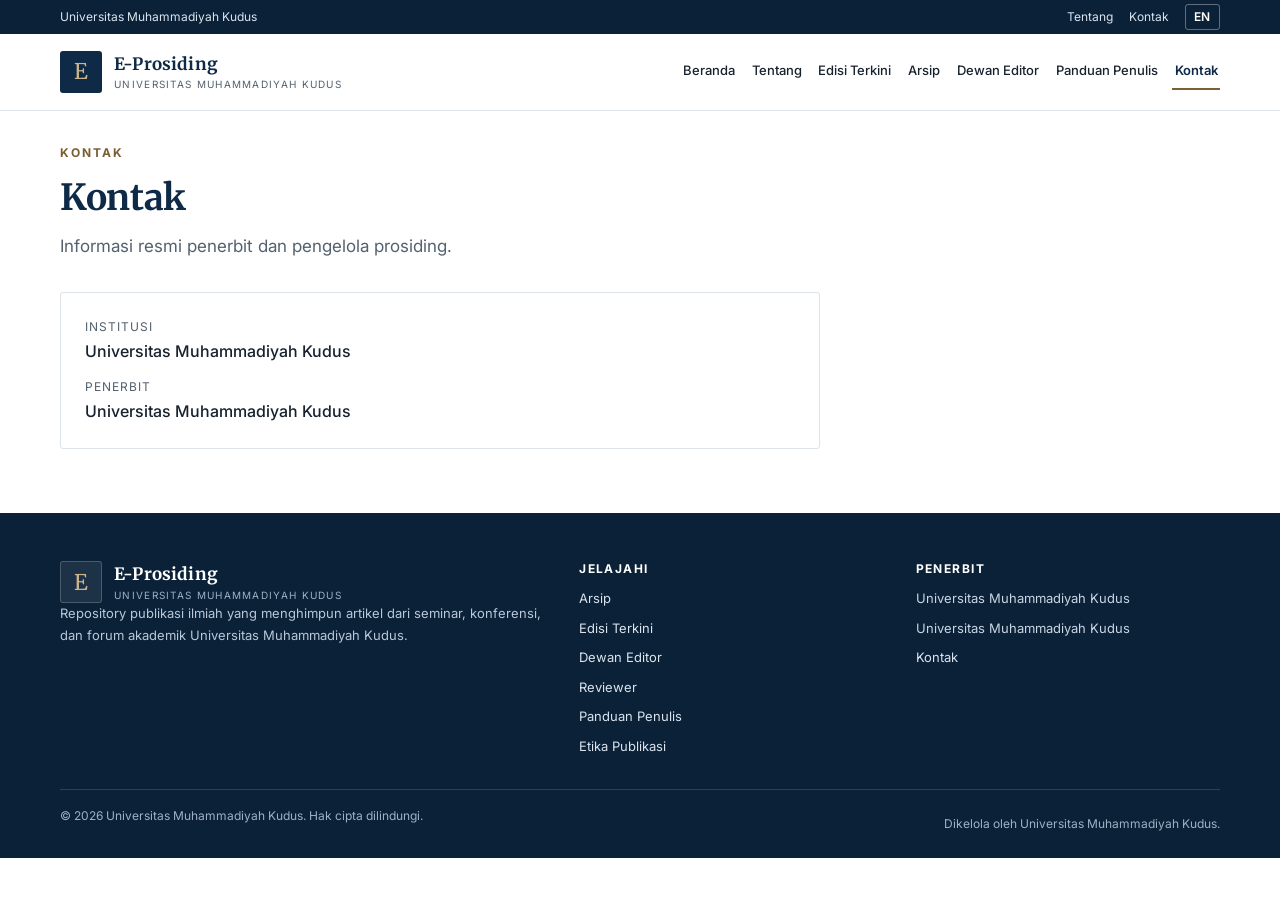
<file: contact.html>
<!doctype html>
<html lang="id">
<head>
  <meta charset="utf-8">
  <meta name="viewport" content="width=device-width, initial-scale=1">
  <title>Kontak — E-Prosiding Universitas Muhammadiyah Kudus</title>
  <meta name="description" content="Informasi resmi penerbit dan pengelola E-Prosiding Universitas Muhammadiyah Kudus.">
  <link rel="canonical" href="https://elbirr.github.io/prosiding-website/contact.html">
  <meta name="theme-color" content="#0e2a47">
  <meta property="og:type" content="website">
  <meta property="og:site_name" content="E-Prosiding Universitas Muhammadiyah Kudus">
  <meta property="og:title" content="Kontak — E-Prosiding Universitas Muhammadiyah Kudus">
  <meta property="og:description" content="Informasi resmi penerbit dan pengelola E-Prosiding Universitas Muhammadiyah Kudus.">
  <meta property="og:url" content="https://elbirr.github.io/prosiding-website/contact.html">
  <meta name="twitter:card" content="summary">
  <link rel="icon" href="assets/images/favicon.svg" type="image/svg+xml">
  <link rel="preconnect" href="https://fonts.googleapis.com">
  <link rel="preconnect" href="https://fonts.gstatic.com" crossorigin>
  <link href="https://fonts.googleapis.com/css2?family=Inter:wght@400;500;600;700&family=Merriweather:wght@400;700&display=swap" rel="stylesheet">
  <link rel="stylesheet" href="assets/css/style.css">
  <script defer src="assets/js/lib.js"></script>
  <script defer src="assets/js/app.js"></script>
  <script defer src="assets/js/pages.js"></script>
</head>
<body data-page="contact">
  <a class="skip-link" href="#main" data-i18n="skipToContent">Lewati ke konten</a>

  <header class="site-header">
    <div class="utility-bar">
      <div class="container utility-inner">
        <span data-site="institution">Universitas Muhammadiyah Kudus</span>
        <nav aria-label="Bahasa">
          <a href="about.html" data-i18n="navAbout">Tentang</a>
          <a href="contact.html" data-i18n="navContact">Kontak</a>
          <button class="lang-toggle" type="button" data-lang-toggle data-i18n-aria="languageLabel">EN</button>
        </nav>
      </div>
    </div>
    <div class="container header-inner">
      <a class="brand" href="index.html">
        <span class="brand-mark" data-logo aria-hidden="true">E</span>
        <span class="brand-text">
          <strong>E-Prosiding</strong>
          <small>Universitas Muhammadiyah Kudus</small>
        </span>
      </a>
      <button class="menu-toggle" type="button" data-menu-toggle aria-expanded="false" aria-controls="main-nav">
        <span data-menu-label>Menu</span>
      </button>
      <nav class="main-nav" id="main-nav" aria-label="Navigasi utama">
        <a href="index.html" data-i18n="navHome">Beranda</a>
        <a href="about.html" data-i18n="navAbout">Tentang</a>
        <a href="issue.html" data-i18n="navCurrent">Edisi Terkini</a>
        <a href="archive.html" data-i18n="navArchive">Arsip</a>
        <a href="editorial-team.html" data-i18n="navEditorial">Dewan Editor</a>
        <a href="author-guidelines.html" data-i18n="navGuidelines">Panduan Penulis</a>
        <a href="contact.html" aria-current="page" data-i18n="navContact">Kontak</a>
      </nav>
    </div>
  </header>

  <main class="container page-main" id="main">
    <header class="page-head">
      <p class="eyebrow" data-i18n="contactEyebrow">Kontak</p>
      <h1 data-i18n="contactTitle">Kontak</h1>
      <p class="page-lead" data-i18n="contactCopy">Informasi resmi penerbit dan pengelola prosiding.</p>
    </header>
    <div class="prose" id="page-sections"></div>
  </main>

  <footer class="site-footer">
    <div class="container">
      <div class="footer-grid">
        <div class="footer-brand">
          <a class="brand" href="index.html">
            <span class="brand-mark" aria-hidden="true">E</span>
            <span class="brand-text">
              <strong>E-Prosiding</strong>
              <small>Universitas Muhammadiyah Kudus</small>
            </span>
          </a>
          <p data-site="description"></p>
        </div>
        <div>
          <h2 data-i18n="footerExplore">Jelajahi</h2>
          <ul class="footer-links">
            <li><a href="archive.html" data-i18n="navArchive">Arsip</a></li>
            <li><a href="issue.html" data-i18n="navCurrent">Edisi Terkini</a></li>
            <li><a href="editorial-team.html" data-i18n="navEditorial">Dewan Editor</a></li>
            <li><a href="reviewers.html" data-i18n="navReviewers">Reviewer</a></li>
            <li><a href="author-guidelines.html" data-i18n="navGuidelines">Panduan Penulis</a></li>
            <li><a href="ethics.html" data-i18n="navEthics">Etika Publikasi</a></li>
          </ul>
        </div>
        <div>
          <h2 data-i18n="footerPublisher">Penerbit</h2>
          <ul class="footer-meta">
            <li data-site="institution">Universitas Muhammadiyah Kudus</li>
            <li data-site="publisher">Universitas Muhammadiyah Kudus</li>
            <li data-site-item><a data-site="contact_email" href="contact.html"></a></li>
            <li><a href="contact.html" data-i18n="footerContact">Kontak</a></li>
          </ul>
        </div>
      </div>
      <div class="footer-bottom">
        <p>© <span data-year>2026</span> Universitas Muhammadiyah Kudus. <span data-i18n="footerRights">Hak cipta dilindungi.</span></p>
        <p data-i18n="footerManaged">Dikelola oleh Universitas Muhammadiyah Kudus.</p>
      </div>
    </div>
  </footer>

  <noscript>
    <div class="container notice">Halaman ini memerlukan JavaScript untuk menampilkan informasi kontak. Berkas data tersedia di <a href="data/site.json">data/site.json</a>. / This page needs JavaScript to load contact information.</div>
  </noscript>
</body>
</html>
</file>
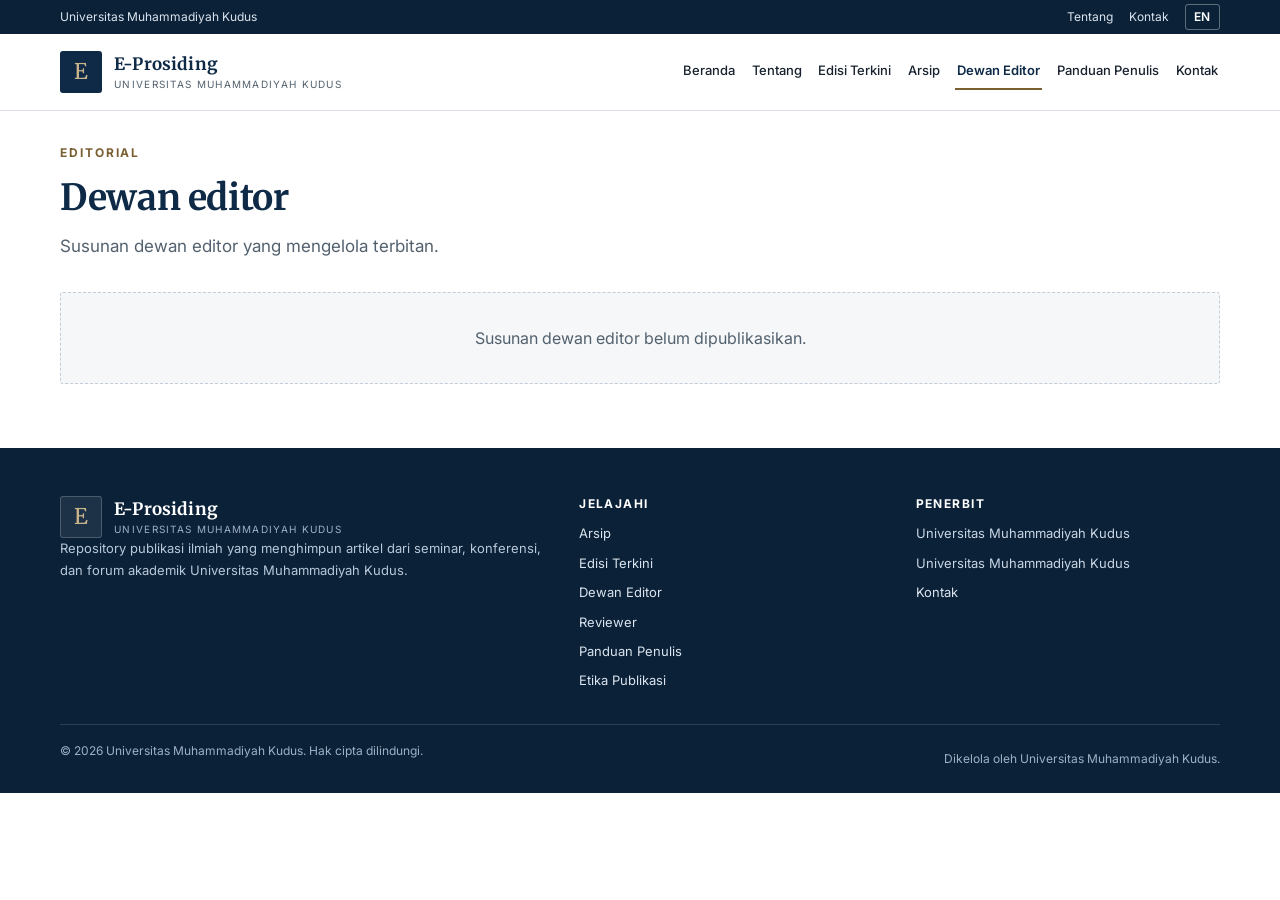
<file: editorial-team.html>
<!doctype html>
<html lang="id">
<head>
  <meta charset="utf-8">
  <meta name="viewport" content="width=device-width, initial-scale=1">
  <title>Dewan Editor — E-Prosiding Universitas Muhammadiyah Kudus</title>
  <meta name="description" content="Susunan dewan editor E-Prosiding Universitas Muhammadiyah Kudus.">
  <link rel="canonical" href="https://elbirr.github.io/prosiding-website/editorial-team.html">
  <meta name="theme-color" content="#0e2a47">
  <meta property="og:type" content="website">
  <meta property="og:site_name" content="E-Prosiding Universitas Muhammadiyah Kudus">
  <meta property="og:title" content="Dewan Editor — E-Prosiding Universitas Muhammadiyah Kudus">
  <meta property="og:description" content="Susunan dewan editor E-Prosiding Universitas Muhammadiyah Kudus.">
  <meta property="og:url" content="https://elbirr.github.io/prosiding-website/editorial-team.html">
  <meta name="twitter:card" content="summary">
  <link rel="icon" href="assets/images/favicon.svg" type="image/svg+xml">
  <link rel="preconnect" href="https://fonts.googleapis.com">
  <link rel="preconnect" href="https://fonts.gstatic.com" crossorigin>
  <link href="https://fonts.googleapis.com/css2?family=Inter:wght@400;500;600;700&family=Merriweather:wght@400;700&display=swap" rel="stylesheet">
  <link rel="stylesheet" href="assets/css/style.css">
  <script defer src="assets/js/lib.js"></script>
  <script defer src="assets/js/app.js"></script>
  <script defer src="assets/js/team.js"></script>
</head>
<body data-page="editorial-team">
  <a class="skip-link" href="#main" data-i18n="skipToContent">Lewati ke konten</a>

  <header class="site-header">
    <div class="utility-bar">
      <div class="container utility-inner">
        <span data-site="institution">Universitas Muhammadiyah Kudus</span>
        <nav aria-label="Bahasa">
          <a href="about.html" data-i18n="navAbout">Tentang</a>
          <a href="contact.html" data-i18n="navContact">Kontak</a>
          <button class="lang-toggle" type="button" data-lang-toggle data-i18n-aria="languageLabel">EN</button>
        </nav>
      </div>
    </div>
    <div class="container header-inner">
      <a class="brand" href="index.html">
        <span class="brand-mark" data-logo aria-hidden="true">E</span>
        <span class="brand-text">
          <strong>E-Prosiding</strong>
          <small>Universitas Muhammadiyah Kudus</small>
        </span>
      </a>
      <button class="menu-toggle" type="button" data-menu-toggle aria-expanded="false" aria-controls="main-nav">
        <span data-menu-label>Menu</span>
      </button>
      <nav class="main-nav" id="main-nav" aria-label="Navigasi utama">
        <a href="index.html" data-i18n="navHome">Beranda</a>
        <a href="about.html" data-i18n="navAbout">Tentang</a>
        <a href="issue.html" data-i18n="navCurrent">Edisi Terkini</a>
        <a href="archive.html" data-i18n="navArchive">Arsip</a>
        <a href="editorial-team.html" aria-current="page" data-i18n="navEditorial">Dewan Editor</a>
        <a href="author-guidelines.html" data-i18n="navGuidelines">Panduan Penulis</a>
        <a href="contact.html" data-i18n="navContact">Kontak</a>
      </nav>
    </div>
  </header>

  <main class="container page-main" id="main">
    <header class="page-head">
      <p class="eyebrow" data-i18n="editorialEyebrow">Editorial</p>
      <h1 data-i18n="editorialTitle">Dewan editor</h1>
      <p class="page-lead" data-i18n="editorialCopy">Susunan dewan editor yang mengelola terbitan.</p>
    </header>
    <div id="team-list"></div>
  </main>

  <footer class="site-footer">
    <div class="container">
      <div class="footer-grid">
        <div class="footer-brand">
          <a class="brand" href="index.html">
            <span class="brand-mark" aria-hidden="true">E</span>
            <span class="brand-text">
              <strong>E-Prosiding</strong>
              <small>Universitas Muhammadiyah Kudus</small>
            </span>
          </a>
          <p data-site="description"></p>
        </div>
        <div>
          <h2 data-i18n="footerExplore">Jelajahi</h2>
          <ul class="footer-links">
            <li><a href="archive.html" data-i18n="navArchive">Arsip</a></li>
            <li><a href="issue.html" data-i18n="navCurrent">Edisi Terkini</a></li>
            <li><a href="editorial-team.html" data-i18n="navEditorial">Dewan Editor</a></li>
            <li><a href="reviewers.html" data-i18n="navReviewers">Reviewer</a></li>
            <li><a href="author-guidelines.html" data-i18n="navGuidelines">Panduan Penulis</a></li>
            <li><a href="ethics.html" data-i18n="navEthics">Etika Publikasi</a></li>
          </ul>
        </div>
        <div>
          <h2 data-i18n="footerPublisher">Penerbit</h2>
          <ul class="footer-meta">
            <li data-site="institution">Universitas Muhammadiyah Kudus</li>
            <li data-site="publisher">Universitas Muhammadiyah Kudus</li>
            <li data-site-item><a data-site="contact_email" href="contact.html"></a></li>
            <li><a href="contact.html" data-i18n="footerContact">Kontak</a></li>
          </ul>
        </div>
      </div>
      <div class="footer-bottom">
        <p>© <span data-year>2026</span> Universitas Muhammadiyah Kudus. <span data-i18n="footerRights">Hak cipta dilindungi.</span></p>
        <p data-i18n="footerManaged">Dikelola oleh Universitas Muhammadiyah Kudus.</p>
      </div>
    </div>
  </footer>

  <noscript>
    <div class="container notice">Halaman ini memerlukan JavaScript untuk menampilkan susunan dewan editor. Berkas data tersedia di <a href="data/editors.json">data/editors.json</a>. / This page needs JavaScript to load the editorial team.</div>
  </noscript>
</body>
</html>
</file>
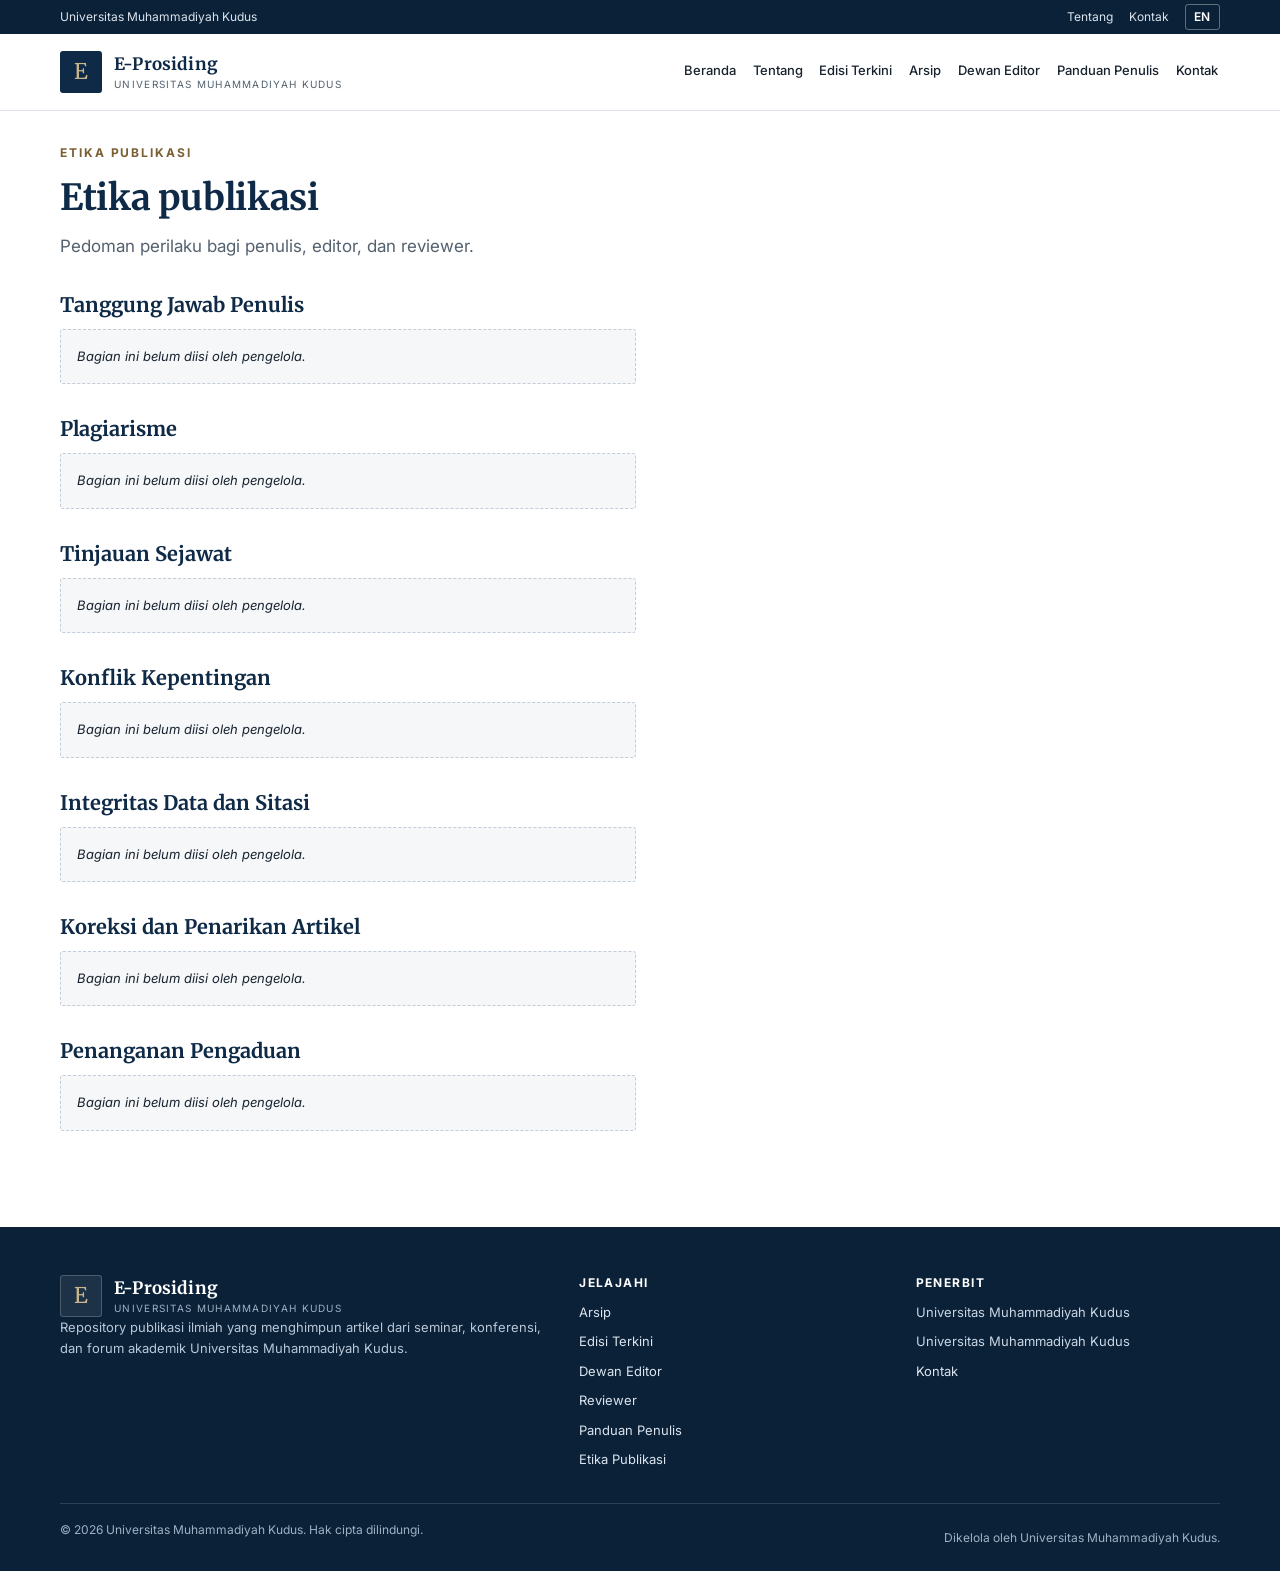
<file: ethics.html>
<!doctype html>
<html lang="id">
<head>
  <meta charset="utf-8">
  <meta name="viewport" content="width=device-width, initial-scale=1">
  <title>Etika publikasi — E-Prosiding Universitas Muhammadiyah Kudus</title>
  <meta name="description" content="Pedoman perilaku bagi penulis, editor, dan reviewer.">
  <link rel="canonical" href="https://elbirr.github.io/prosiding-website/ethics.html">
  <meta name="theme-color" content="#0e2a47">
  <meta property="og:type" content="website">
  <meta property="og:site_name" content="E-Prosiding Universitas Muhammadiyah Kudus">
  <meta property="og:title" content="Etika publikasi — E-Prosiding Universitas Muhammadiyah Kudus">
  <meta property="og:description" content="Pedoman perilaku bagi penulis, editor, dan reviewer.">
  <meta property="og:url" content="https://elbirr.github.io/prosiding-website/ethics.html">
  <meta name="twitter:card" content="summary">
  <link rel="icon" href="assets/images/favicon.svg" type="image/svg+xml">
  <link rel="preconnect" href="https://fonts.googleapis.com">
  <link rel="preconnect" href="https://fonts.gstatic.com" crossorigin>
  <link href="https://fonts.googleapis.com/css2?family=Inter:wght@400;500;600;700&family=Merriweather:wght@400;700&display=swap" rel="stylesheet">
  <link rel="stylesheet" href="assets/css/style.css">
  <script defer src="assets/js/lib.js"></script>
  <script defer src="assets/js/app.js"></script>
  <script defer src="assets/js/pages.js"></script>
</head>
<body data-page="ethics">
  <a class="skip-link" href="#main" data-i18n="skipToContent">Lewati ke konten</a>

  <header class="site-header">
    <div class="utility-bar">
      <div class="container utility-inner">
        <span data-site="institution">Universitas Muhammadiyah Kudus</span>
        <nav aria-label="Bahasa">
          <a href="about.html" data-i18n="navAbout">Tentang</a>
          <a href="contact.html" data-i18n="navContact">Kontak</a>
          <button class="lang-toggle" type="button" data-lang-toggle data-i18n-aria="languageLabel">EN</button>
        </nav>
      </div>
    </div>
    <div class="container header-inner">
      <a class="brand" href="index.html">
        <span class="brand-mark" data-logo aria-hidden="true">E</span>
        <span class="brand-text">
          <strong>E-Prosiding</strong>
          <small>Universitas Muhammadiyah Kudus</small>
        </span>
      </a>
      <button class="menu-toggle" type="button" data-menu-toggle aria-expanded="false" aria-controls="main-nav">
        <span data-menu-label>Menu</span>
      </button>
      <nav class="main-nav" id="main-nav" aria-label="Navigasi utama">
        <a href="index.html" data-i18n="navHome">Beranda</a>
        <a href="about.html" data-i18n="navAbout">Tentang</a>
        <a href="issue.html" data-i18n="navCurrent">Edisi Terkini</a>
        <a href="archive.html" data-i18n="navArchive">Arsip</a>
        <a href="editorial-team.html" data-i18n="navEditorial">Dewan Editor</a>
        <a href="author-guidelines.html" data-i18n="navGuidelines">Panduan Penulis</a>
        <a href="contact.html" data-i18n="navContact">Kontak</a>
      </nav>
    </div>
  </header>

  <main class="container page-main" id="main">
    <header class="page-head">
      <p class="eyebrow" data-i18n="ethicsEyebrow">Etika Publikasi</p>
      <h1 data-i18n="ethicsTitle">Etika publikasi</h1>
      <p class="page-lead" data-i18n="ethicsCopy">Pedoman perilaku bagi penulis, editor, dan reviewer.</p>
    </header>
    <div class="prose" id="page-sections"></div>
  </main>

  <footer class="site-footer">
    <div class="container">
      <div class="footer-grid">
        <div class="footer-brand">
          <a class="brand" href="index.html">
            <span class="brand-mark" aria-hidden="true">E</span>
            <span class="brand-text">
              <strong>E-Prosiding</strong>
              <small>Universitas Muhammadiyah Kudus</small>
            </span>
          </a>
          <p data-site="description"></p>
        </div>
        <div>
          <h2 data-i18n="footerExplore">Jelajahi</h2>
          <ul class="footer-links">
            <li><a href="archive.html" data-i18n="navArchive">Arsip</a></li>
            <li><a href="issue.html" data-i18n="navCurrent">Edisi Terkini</a></li>
            <li><a href="editorial-team.html" data-i18n="navEditorial">Dewan Editor</a></li>
            <li><a href="reviewers.html" data-i18n="navReviewers">Reviewer</a></li>
            <li><a href="author-guidelines.html" data-i18n="navGuidelines">Panduan Penulis</a></li>
            <li><a href="ethics.html" data-i18n="navEthics">Etika Publikasi</a></li>
          </ul>
        </div>
        <div>
          <h2 data-i18n="footerPublisher">Penerbit</h2>
          <ul class="footer-meta">
            <li data-site="institution">Universitas Muhammadiyah Kudus</li>
            <li data-site="publisher">Universitas Muhammadiyah Kudus</li>
            <li data-site-item><a data-site="contact_email" href="contact.html"></a></li>
            <li><a href="contact.html" data-i18n="footerContact">Kontak</a></li>
          </ul>
        </div>
      </div>
      <div class="footer-bottom">
        <p>© <span data-year>2026</span> Universitas Muhammadiyah Kudus. <span data-i18n="footerRights">Hak cipta dilindungi.</span></p>
        <p data-i18n="footerManaged">Dikelola oleh Universitas Muhammadiyah Kudus.</p>
      </div>
    </div>
  </footer>

  <noscript>
    <div class="container notice">Halaman ini memerlukan JavaScript untuk menampilkan konten. Berkas konten tersedia di <a href="data/page-ethics.json">data/page-ethics.json</a>. / This page needs JavaScript to load its content.</div>
  </noscript>
</body>
</html>
</file>
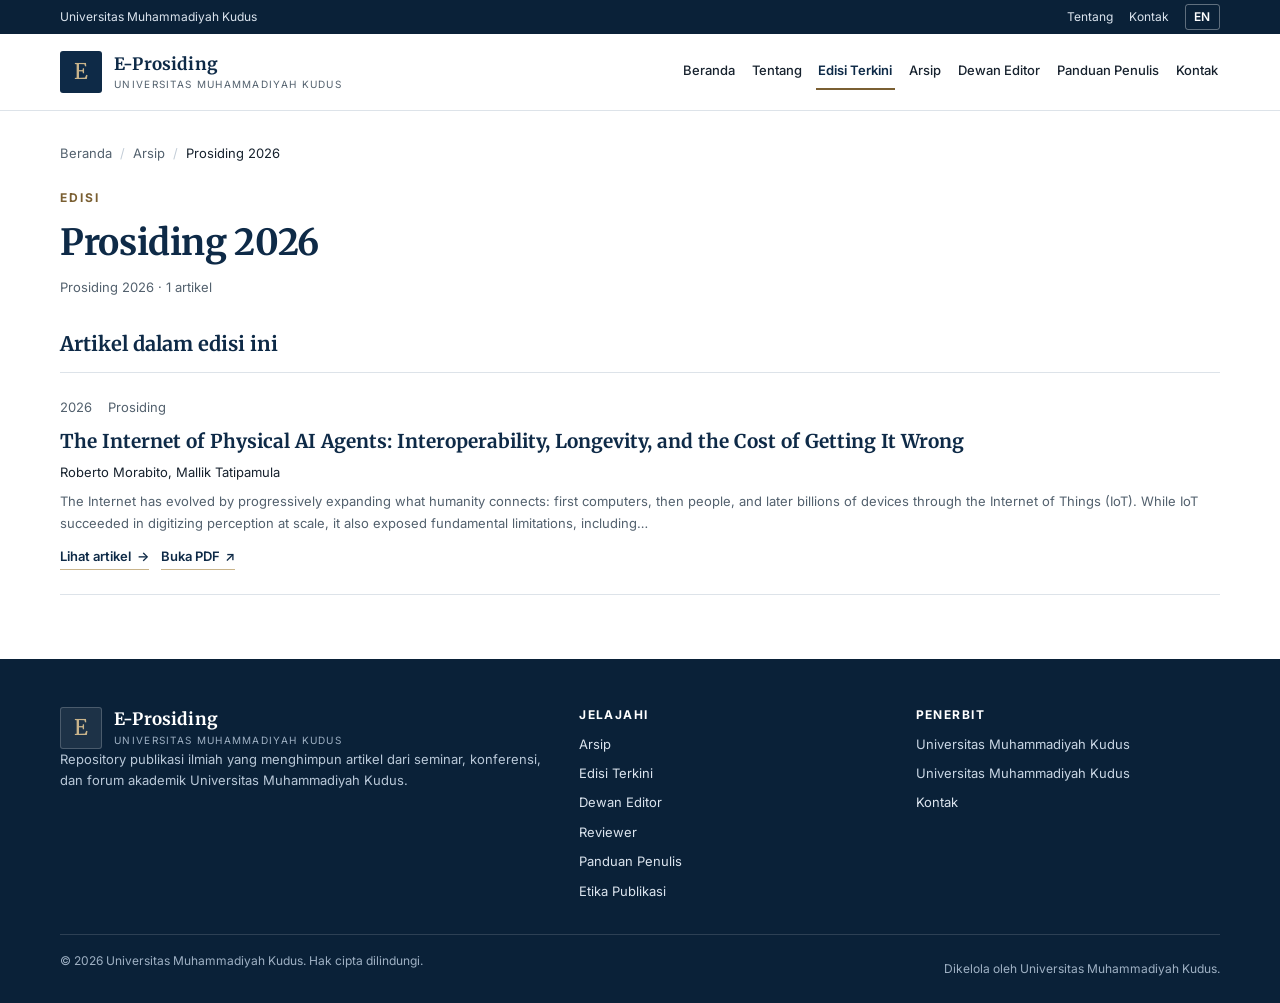
<file: issue.html>
<!doctype html>
<html lang="id">
<head>
  <meta charset="utf-8">
  <meta name="viewport" content="width=device-width, initial-scale=1">
  <title>Edisi — E-Prosiding Universitas Muhammadiyah Kudus</title>
  <meta name="description" content="Detail edisi prosiding dan daftar artikel yang diterbitkan di dalamnya.">
  <link rel="canonical" href="https://elbirr.github.io/prosiding-website/issue.html">
  <meta name="theme-color" content="#0e2a47">
  <meta property="og:type" content="website">
  <meta property="og:site_name" content="E-Prosiding Universitas Muhammadiyah Kudus">
  <meta property="og:title" content="Edisi — E-Prosiding Universitas Muhammadiyah Kudus">
  <meta property="og:description" content="Detail edisi prosiding dan daftar artikel yang diterbitkan di dalamnya.">
  <meta property="og:url" content="https://elbirr.github.io/prosiding-website/issue.html">
  <meta name="twitter:card" content="summary">
  <link rel="icon" href="assets/images/favicon.svg" type="image/svg+xml">
  <link rel="preconnect" href="https://fonts.googleapis.com">
  <link rel="preconnect" href="https://fonts.gstatic.com" crossorigin>
  <link href="https://fonts.googleapis.com/css2?family=Inter:wght@400;500;600;700&family=Merriweather:wght@400;700&display=swap" rel="stylesheet">
  <link rel="stylesheet" href="assets/css/style.css">
  <script defer src="assets/js/lib.js"></script>
  <script defer src="assets/js/app.js"></script>
  <script defer src="assets/js/issue.js"></script>
</head>
<body data-page="issue">
  <a class="skip-link" href="#main" data-i18n="skipToContent">Lewati ke konten</a>

  <header class="site-header">
    <div class="utility-bar">
      <div class="container utility-inner">
        <span data-site="institution">Universitas Muhammadiyah Kudus</span>
        <nav aria-label="Bahasa">
          <a href="about.html" data-i18n="navAbout">Tentang</a>
          <a href="contact.html" data-i18n="navContact">Kontak</a>
          <button class="lang-toggle" type="button" data-lang-toggle data-i18n-aria="languageLabel">EN</button>
        </nav>
      </div>
    </div>
    <div class="container header-inner">
      <a class="brand" href="index.html">
        <span class="brand-mark" data-logo aria-hidden="true">E</span>
        <span class="brand-text">
          <strong>E-Prosiding</strong>
          <small>Universitas Muhammadiyah Kudus</small>
        </span>
      </a>
      <button class="menu-toggle" type="button" data-menu-toggle aria-expanded="false" aria-controls="main-nav">
        <span data-menu-label>Menu</span>
      </button>
      <nav class="main-nav" id="main-nav" aria-label="Navigasi utama">
        <a href="index.html" data-i18n="navHome">Beranda</a>
        <a href="about.html" data-i18n="navAbout">Tentang</a>
        <a href="issue.html" aria-current="page" data-i18n="navCurrent">Edisi Terkini</a>
        <a href="archive.html" data-i18n="navArchive">Arsip</a>
        <a href="editorial-team.html" data-i18n="navEditorial">Dewan Editor</a>
        <a href="author-guidelines.html" data-i18n="navGuidelines">Panduan Penulis</a>
        <a href="contact.html" data-i18n="navContact">Kontak</a>
      </nav>
    </div>
  </header>

  <main class="container page-main" id="main">
    <nav class="breadcrumbs" id="breadcrumbs" aria-label="Breadcrumb"></nav>
    <div id="issue-detail"></div>
    <section id="issue-articles"></section>
  </main>

  <footer class="site-footer">
    <div class="container">
      <div class="footer-grid">
        <div class="footer-brand">
          <a class="brand" href="index.html">
            <span class="brand-mark" aria-hidden="true">E</span>
            <span class="brand-text">
              <strong>E-Prosiding</strong>
              <small>Universitas Muhammadiyah Kudus</small>
            </span>
          </a>
          <p data-site="description"></p>
        </div>
        <div>
          <h2 data-i18n="footerExplore">Jelajahi</h2>
          <ul class="footer-links">
            <li><a href="archive.html" data-i18n="navArchive">Arsip</a></li>
            <li><a href="issue.html" data-i18n="navCurrent">Edisi Terkini</a></li>
            <li><a href="editorial-team.html" data-i18n="navEditorial">Dewan Editor</a></li>
            <li><a href="reviewers.html" data-i18n="navReviewers">Reviewer</a></li>
            <li><a href="author-guidelines.html" data-i18n="navGuidelines">Panduan Penulis</a></li>
            <li><a href="ethics.html" data-i18n="navEthics">Etika Publikasi</a></li>
          </ul>
        </div>
        <div>
          <h2 data-i18n="footerPublisher">Penerbit</h2>
          <ul class="footer-meta">
            <li data-site="institution">Universitas Muhammadiyah Kudus</li>
            <li data-site="publisher">Universitas Muhammadiyah Kudus</li>
            <li data-site-item><a data-site="contact_email" href="contact.html"></a></li>
            <li><a href="contact.html" data-i18n="footerContact">Kontak</a></li>
          </ul>
        </div>
      </div>
      <div class="footer-bottom">
        <p>© <span data-year>2026</span> Universitas Muhammadiyah Kudus. <span data-i18n="footerRights">Hak cipta dilindungi.</span></p>
        <p data-i18n="footerManaged">Dikelola oleh Universitas Muhammadiyah Kudus.</p>
      </div>
    </div>
  </footer>

  <noscript>
    <div class="container notice">Halaman ini memerlukan JavaScript untuk menampilkan edisi. Seluruh data tersedia di <a href="data/issues.json">data/issues.json</a>. / This page needs JavaScript to load issues.</div>
  </noscript>
</body>
</html>
</file>
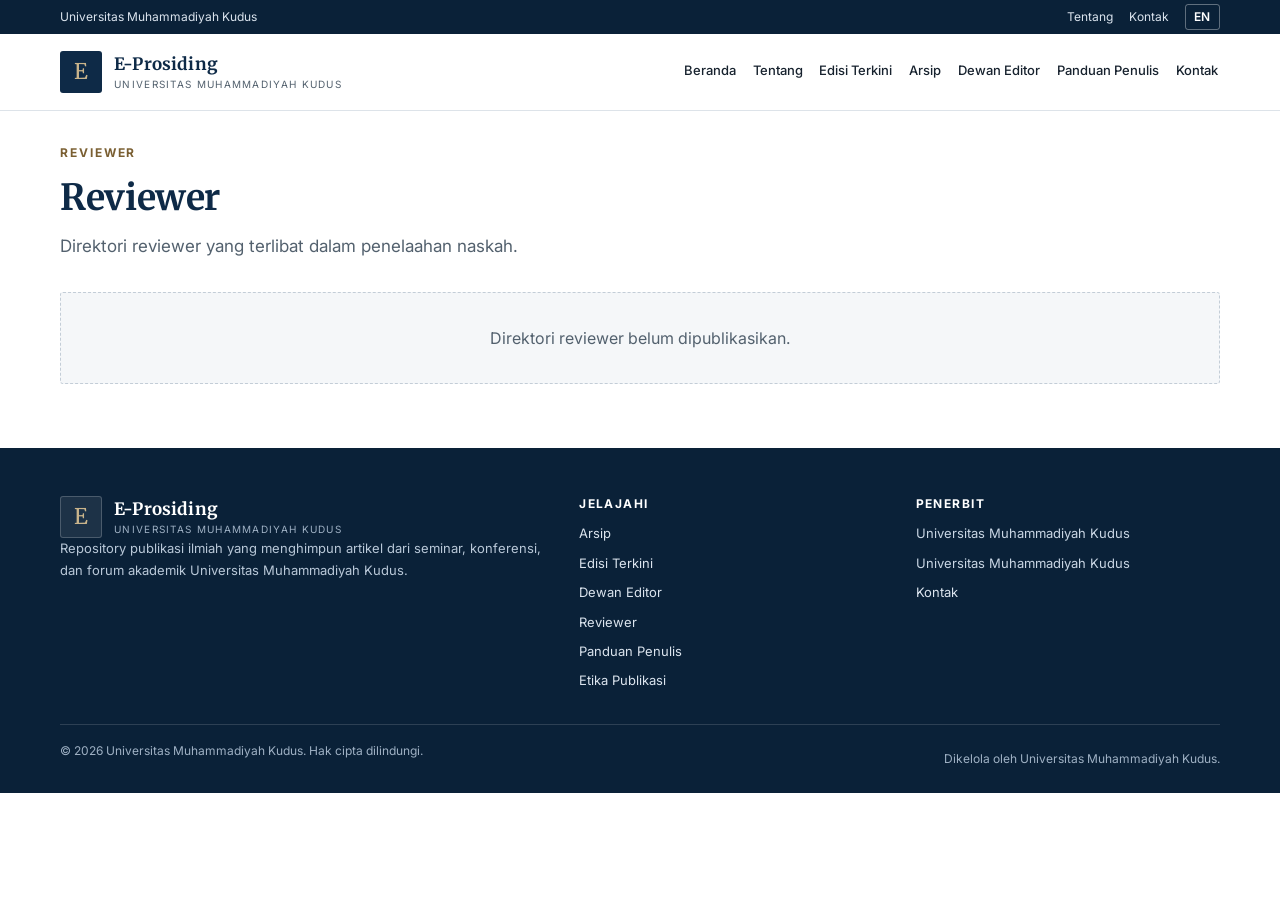
<file: reviewers.html>
<!doctype html>
<html lang="id">
<head>
  <meta charset="utf-8">
  <meta name="viewport" content="width=device-width, initial-scale=1">
  <title>Reviewer — E-Prosiding Universitas Muhammadiyah Kudus</title>
  <meta name="description" content="Direktori reviewer E-Prosiding Universitas Muhammadiyah Kudus.">
  <link rel="canonical" href="https://elbirr.github.io/prosiding-website/reviewers.html">
  <meta name="theme-color" content="#0e2a47">
  <meta property="og:type" content="website">
  <meta property="og:site_name" content="E-Prosiding Universitas Muhammadiyah Kudus">
  <meta property="og:title" content="Reviewer — E-Prosiding Universitas Muhammadiyah Kudus">
  <meta property="og:description" content="Direktori reviewer E-Prosiding Universitas Muhammadiyah Kudus.">
  <meta property="og:url" content="https://elbirr.github.io/prosiding-website/reviewers.html">
  <meta name="twitter:card" content="summary">
  <link rel="icon" href="assets/images/favicon.svg" type="image/svg+xml">
  <link rel="preconnect" href="https://fonts.googleapis.com">
  <link rel="preconnect" href="https://fonts.gstatic.com" crossorigin>
  <link href="https://fonts.googleapis.com/css2?family=Inter:wght@400;500;600;700&family=Merriweather:wght@400;700&display=swap" rel="stylesheet">
  <link rel="stylesheet" href="assets/css/style.css">
  <script defer src="assets/js/lib.js"></script>
  <script defer src="assets/js/app.js"></script>
  <script defer src="assets/js/team.js"></script>
</head>
<body data-page="reviewers">
  <a class="skip-link" href="#main" data-i18n="skipToContent">Lewati ke konten</a>

  <header class="site-header">
    <div class="utility-bar">
      <div class="container utility-inner">
        <span data-site="institution">Universitas Muhammadiyah Kudus</span>
        <nav aria-label="Bahasa">
          <a href="about.html" data-i18n="navAbout">Tentang</a>
          <a href="contact.html" data-i18n="navContact">Kontak</a>
          <button class="lang-toggle" type="button" data-lang-toggle data-i18n-aria="languageLabel">EN</button>
        </nav>
      </div>
    </div>
    <div class="container header-inner">
      <a class="brand" href="index.html">
        <span class="brand-mark" data-logo aria-hidden="true">E</span>
        <span class="brand-text">
          <strong>E-Prosiding</strong>
          <small>Universitas Muhammadiyah Kudus</small>
        </span>
      </a>
      <button class="menu-toggle" type="button" data-menu-toggle aria-expanded="false" aria-controls="main-nav">
        <span data-menu-label>Menu</span>
      </button>
      <nav class="main-nav" id="main-nav" aria-label="Navigasi utama">
        <a href="index.html" data-i18n="navHome">Beranda</a>
        <a href="about.html" data-i18n="navAbout">Tentang</a>
        <a href="issue.html" data-i18n="navCurrent">Edisi Terkini</a>
        <a href="archive.html" data-i18n="navArchive">Arsip</a>
        <a href="editorial-team.html" data-i18n="navEditorial">Dewan Editor</a>
        <a href="author-guidelines.html" data-i18n="navGuidelines">Panduan Penulis</a>
        <a href="contact.html" data-i18n="navContact">Kontak</a>
      </nav>
    </div>
  </header>

  <main class="container page-main" id="main">
    <header class="page-head">
      <p class="eyebrow" data-i18n="navReviewers">Reviewer</p>
      <h1 data-i18n="reviewersTitle">Reviewer</h1>
      <p class="page-lead" data-i18n="reviewersCopy">Direktori reviewer yang terlibat dalam penelaahan naskah.</p>
    </header>
    <div id="team-list"></div>
  </main>

  <footer class="site-footer">
    <div class="container">
      <div class="footer-grid">
        <div class="footer-brand">
          <a class="brand" href="index.html">
            <span class="brand-mark" aria-hidden="true">E</span>
            <span class="brand-text">
              <strong>E-Prosiding</strong>
              <small>Universitas Muhammadiyah Kudus</small>
            </span>
          </a>
          <p data-site="description"></p>
        </div>
        <div>
          <h2 data-i18n="footerExplore">Jelajahi</h2>
          <ul class="footer-links">
            <li><a href="archive.html" data-i18n="navArchive">Arsip</a></li>
            <li><a href="issue.html" data-i18n="navCurrent">Edisi Terkini</a></li>
            <li><a href="editorial-team.html" data-i18n="navEditorial">Dewan Editor</a></li>
            <li><a href="reviewers.html" data-i18n="navReviewers">Reviewer</a></li>
            <li><a href="author-guidelines.html" data-i18n="navGuidelines">Panduan Penulis</a></li>
            <li><a href="ethics.html" data-i18n="navEthics">Etika Publikasi</a></li>
          </ul>
        </div>
        <div>
          <h2 data-i18n="footerPublisher">Penerbit</h2>
          <ul class="footer-meta">
            <li data-site="institution">Universitas Muhammadiyah Kudus</li>
            <li data-site="publisher">Universitas Muhammadiyah Kudus</li>
            <li data-site-item><a data-site="contact_email" href="contact.html"></a></li>
            <li><a href="contact.html" data-i18n="footerContact">Kontak</a></li>
          </ul>
        </div>
      </div>
      <div class="footer-bottom">
        <p>© <span data-year>2026</span> Universitas Muhammadiyah Kudus. <span data-i18n="footerRights">Hak cipta dilindungi.</span></p>
        <p data-i18n="footerManaged">Dikelola oleh Universitas Muhammadiyah Kudus.</p>
      </div>
    </div>
  </footer>

  <noscript>
    <div class="container notice">Halaman ini memerlukan JavaScript untuk menampilkan direktori reviewer. Berkas data tersedia di <a href="data/reviewers.json">data/reviewers.json</a>. / This page needs JavaScript to load the reviewer directory.</div>
  </noscript>
</body>
</html>
</file>
<file: assets/css/style.css>
/* ==========================================================================
   E-Prosiding UMKU — design system
   Tokens, base, layout, components. One file, no build step.
   ========================================================================== */

:root {
  --navy: #0e2a47;
  --navy-deep: #0a2138;
  --accent: #7a5f32;
  --accent-line: #c9b48b;
  --ink: #17222e;
  --muted: #53616e;
  --line: #dde3e9;
  --line-strong: #c3cdd7;
  --bg: #ffffff;
  --bg-soft: #f5f7f9;
  --bg-tint: #edf2f7;
  --danger: #8c2f2f;

  --serif: "Merriweather", Georgia, "Times New Roman", serif;
  --sans: "Inter", system-ui, -apple-system, "Segoe UI", Arial, sans-serif;

  --text-xs: 0.75rem;
  --text-sm: 0.8125rem;
  --text-base: 1rem;
  --text-lg: 1.0625rem;
  --text-xl: 1.25rem;
  --text-2xl: 1.5rem;
  --text-3xl: clamp(1.75rem, 3vw, 2.25rem);
  --text-hero: clamp(2rem, 4.4vw, 2.9rem);

  --space-1: 0.25rem;
  --space-2: 0.5rem;
  --space-3: 0.75rem;
  --space-4: 1rem;
  --space-5: 1.5rem;
  --space-6: 2rem;
  --space-7: 3rem;
  --space-8: 4rem;

  --container: 1160px;
  --radius: 3px;
  --shadow: 0 1px 2px rgba(14, 42, 71, 0.05), 0 12px 32px -24px rgba(14, 42, 71, 0.45);
  --focus: 3px solid var(--accent);
}

*,
*::before,
*::after { box-sizing: border-box; }

html { -webkit-text-size-adjust: 100%; scroll-behavior: smooth; }

body {
  margin: 0;
  background: var(--bg);
  color: var(--ink);
  font-family: var(--sans);
  font-size: var(--text-base);
  line-height: 1.65;
  -webkit-font-smoothing: antialiased;
}

h1, h2, h3, h4 {
  font-family: var(--serif);
  font-weight: 700;
  color: var(--navy);
  line-height: 1.25;
  margin: 0 0 var(--space-3);
  text-wrap: balance;
}

h1 { font-size: var(--text-3xl); letter-spacing: -0.01em; }
h2 { font-size: var(--text-2xl); }
h3 { font-size: var(--text-xl); }
h4 { font-size: var(--text-base); }

p { margin: 0 0 var(--space-4); }
p:last-child { margin-bottom: 0; }

a { color: inherit; text-decoration: none; }
a:hover { color: var(--accent); }

img, svg, iframe { max-width: 100%; }
img { height: auto; }

ul, ol { margin: 0 0 var(--space-4); padding-left: 1.25rem; }

button, input, select, textarea { font: inherit; color: inherit; }

[hidden] { display: none !important; }

:focus-visible {
  outline: var(--focus);
  outline-offset: 2px;
}

.skip-link {
  position: absolute;
  left: -999px;
  top: 0;
  z-index: 200;
  background: var(--navy);
  color: #fff;
  padding: 0.75rem 1rem;
}
.skip-link:focus { left: 0; color: #fff; }

.sr-only {
  position: absolute;
  width: 1px;
  height: 1px;
  padding: 0;
  margin: -1px;
  overflow: hidden;
  clip: rect(0 0 0 0);
  white-space: nowrap;
  border: 0;
}

.container {
  width: min(var(--container), 100% - 2.5rem);
  margin-inline: auto;
}

.muted { color: var(--muted); }
.small { font-size: var(--text-sm); }

.eyebrow {
  font-size: var(--text-xs);
  font-weight: 700;
  letter-spacing: 0.16em;
  text-transform: uppercase;
  color: var(--accent);
  margin: 0 0 var(--space-3);
}
.eyebrow a:hover { text-decoration: underline; }

.meta-line {
  display: flex;
  flex-wrap: wrap;
  gap: var(--space-1) var(--space-4);
  font-size: var(--text-sm);
  color: var(--muted);
  margin: 0 0 var(--space-3);
}

/* ---------- Header ---------- */

.utility-bar {
  background: var(--navy-deep);
  color: #dbe4ee;
  font-size: var(--text-xs);
}
.utility-inner {
  display: flex;
  align-items: center;
  justify-content: space-between;
  gap: var(--space-4);
  min-height: 34px;
}
.utility-inner nav { display: flex; align-items: center; gap: var(--space-4); }
.utility-inner a:hover { color: #fff; }

.lang-toggle {
  background: transparent;
  border: 1px solid rgba(255, 255, 255, 0.35);
  color: #fff;
  border-radius: var(--radius);
  padding: 0.15rem 0.5rem;
  font-size: var(--text-xs);
  font-weight: 600;
  letter-spacing: 0.06em;
  cursor: pointer;
}
.lang-toggle:hover { background: rgba(255, 255, 255, 0.12); }

.site-header {
  background: #fff;
  border-bottom: 1px solid var(--line);
  position: sticky;
  top: 0;
  z-index: 100;
}
.header-inner {
  display: flex;
  align-items: center;
  justify-content: space-between;
  gap: var(--space-5);
  min-height: 76px;
}

.brand {
  display: inline-flex;
  align-items: center;
  gap: 0.75rem;
  color: var(--navy);
  flex-shrink: 0;
}
.brand:hover { color: var(--navy); }
.brand-mark {
  width: 42px;
  height: 42px;
  display: grid;
  place-items: center;
  background: var(--navy);
  color: var(--accent-line);
  font-family: var(--serif);
  font-size: 1.35rem;
  border-radius: var(--radius);
  overflow: hidden;
}
.brand-mark img { width: 100%; height: 100%; object-fit: contain; background: #fff; }
.brand-text { display: grid; line-height: 1.2; }
.brand-text strong {
  font-family: var(--serif);
  font-size: 1.0625rem;
  letter-spacing: 0.01em;
}
.brand-text small {
  font-size: 0.625rem;
  letter-spacing: 0.13em;
  text-transform: uppercase;
  color: var(--muted);
  margin-top: 0.25rem;
}

.main-nav {
  display: flex;
  align-items: center;
  gap: var(--space-3);
  flex-wrap: wrap;
  justify-content: flex-end;
}
.main-nav a {
  font-size: var(--text-sm);
  font-weight: 500;
  color: var(--ink);
  padding: 0.4rem 0.15rem;
  border-bottom: 2px solid transparent;
}
.main-nav a:hover { color: var(--accent); border-bottom-color: var(--accent-line); }
.main-nav a[aria-current="page"] {
  color: var(--navy);
  font-weight: 600;
  border-bottom-color: var(--accent);
}

.menu-toggle {
  display: none;
  align-items: center;
  gap: 0.5rem;
  background: #fff;
  border: 1px solid var(--line-strong);
  border-radius: var(--radius);
  padding: 0.55rem 0.8rem;
  font-size: var(--text-sm);
  font-weight: 600;
  color: var(--navy);
  cursor: pointer;
}
.menu-toggle::before {
  content: "";
  width: 16px;
  height: 10px;
  border-top: 2px solid currentColor;
  border-bottom: 2px solid currentColor;
}

/* ---------- Buttons and links ---------- */

.btn {
  display: inline-flex;
  align-items: center;
  justify-content: center;
  gap: 0.5rem;
  padding: 0.7rem 1.15rem;
  border: 1px solid transparent;
  border-radius: var(--radius);
  font-size: var(--text-sm);
  font-weight: 600;
  line-height: 1.2;
  cursor: pointer;
  transition: background-color 120ms ease, border-color 120ms ease, color 120ms ease;
}
.btn-primary { background: var(--navy); color: #fff; }
.btn-primary:hover { background: var(--navy-deep); color: #fff; }
.btn-outline { background: #fff; border-color: var(--navy); color: var(--navy); }
.btn-outline:hover { background: var(--navy); color: #fff; }
.btn-ghost { background: #fff; border-color: var(--line-strong); color: var(--ink); }
.btn-ghost:hover { border-color: var(--accent); color: var(--accent); }
.btn-small { padding: 0.45rem 0.8rem; font-size: var(--text-xs); }

.link-arrow {
  display: inline-flex;
  align-items: center;
  gap: 0.35rem;
  font-size: var(--text-sm);
  font-weight: 600;
  color: var(--navy);
  border-bottom: 1px solid var(--accent-line);
  padding-bottom: 1px;
}
.link-arrow:hover { color: var(--accent); border-bottom-color: var(--accent); }

.action-row {
  display: flex;
  flex-wrap: wrap;
  align-items: center;
  gap: var(--space-3);
}
.action-row + .action-row { margin-top: var(--space-3); }

/* ---------- Hero ---------- */

.hero {
  background: var(--bg-soft);
  border-bottom: 1px solid var(--line);
  padding: var(--space-7) 0;
}
.hero-grid {
  display: grid;
  grid-template-columns: minmax(0, 1.4fr) minmax(0, 0.85fr);
  gap: var(--space-7);
  align-items: start;
}
.hero h1 { font-size: var(--text-hero); max-width: 20ch; margin-bottom: var(--space-4); }
.hero-copy { color: var(--muted); font-size: var(--text-lg); max-width: 62ch; }

.search-form {
  display: flex;
  gap: 0.35rem;
  background: #fff;
  border: 1px solid var(--line-strong);
  border-radius: var(--radius);
  padding: 0.35rem;
  margin: var(--space-5) 0 var(--space-4);
  max-width: 620px;
}
.search-form input {
  flex: 1;
  min-width: 0;
  border: 0;
  background: transparent;
  padding: 0.55rem 0.7rem;
  outline: none;
}
.search-form input:focus-visible { outline: none; }
.search-form:focus-within { border-color: var(--accent); box-shadow: 0 0 0 1px var(--accent); }
.search-form .btn { flex-shrink: 0; }

.journal-card {
  background: #fff;
  border: 1px solid var(--line);
  border-radius: var(--radius);
  box-shadow: var(--shadow);
  padding: var(--space-5);
}
.journal-card h2 { font-size: var(--text-base); font-family: var(--sans); font-weight: 700; letter-spacing: 0.08em; text-transform: uppercase; color: var(--navy); margin-bottom: var(--space-4); }
.info-list { display: grid; gap: var(--space-3); margin: 0; }
.info-list div { display: grid; gap: 0.1rem; }
.info-list dt { font-size: var(--text-xs); letter-spacing: 0.08em; text-transform: uppercase; color: var(--muted); }
.info-list dd { margin: 0; font-weight: 500; overflow-wrap: anywhere; }

/* ---------- Sections ---------- */

.section { padding: var(--space-7) 0; }
.section--soft { background: var(--bg-soft); border-block: 1px solid var(--line); }
.section-head {
  display: flex;
  align-items: flex-end;
  justify-content: space-between;
  gap: var(--space-4);
  margin-bottom: var(--space-5);
}
.section-head h2 { margin: 0; }
.section-lead { color: var(--muted); max-width: 68ch; margin-top: calc(-1 * var(--space-3)); margin-bottom: var(--space-5); }
.section-title { font-size: var(--text-xl); margin: var(--space-5) 0 var(--space-4); }

.page-main { padding-block: var(--space-6) var(--space-8); }
.page-head { max-width: 76ch; margin-bottom: var(--space-6); }
.page-lead { color: var(--muted); font-size: var(--text-lg); }
.page-intro { padding-top: var(--space-5); }

.split {
  display: grid;
  grid-template-columns: minmax(0, 1.5fr) minmax(0, 1fr);
  gap: var(--space-7);
  align-items: start;
}

/* ---------- Cards ---------- */

.article-grid {
  display: grid;
  grid-template-columns: repeat(auto-fill, minmax(250px, 1fr));
  gap: var(--space-4);
}
.article-card {
  display: flex;
  flex-direction: column;
  gap: var(--space-2);
  background: #fff;
  border: 1px solid var(--line);
  border-top: 3px solid var(--navy);
  border-radius: var(--radius);
  padding: var(--space-5) var(--space-5) var(--space-4);
  transition: box-shadow 140ms ease, transform 140ms ease;
}
.article-card:hover { box-shadow: var(--shadow); transform: translateY(-2px); }
.article-card h3 { font-size: 1.125rem; margin: 0; }
.article-card h3 a:hover { color: var(--accent); }
.article-card__authors { color: var(--muted); font-size: var(--text-sm); margin: 0; }
.article-card .link-arrow { margin-top: auto; align-self: flex-start; }

.article-rows { display: grid; }
.article-row {
  display: grid;
  gap: var(--space-4);
  padding: var(--space-5) 0;
  border-bottom: 1px solid var(--line);
}
.article-row:first-child { border-top: 1px solid var(--line); }
.article-row h3 { font-size: 1.1875rem; margin-bottom: var(--space-2); }
.article-row h3 a:hover { color: var(--accent); }
.article-row__authors { font-size: var(--text-sm); color: var(--ink); margin-bottom: var(--space-2); }
.article-row__abstract { font-size: var(--text-sm); color: var(--muted); margin-bottom: var(--space-3); }

.issue-spotlight {
  display: flex;
  align-items: center;
  justify-content: space-between;
  gap: var(--space-5);
  border: 1px solid var(--line);
  border-left: 4px solid var(--accent);
  border-radius: var(--radius);
  padding: var(--space-5);
  background: #fff;
}
.issue-spotlight h3 { margin-bottom: var(--space-2); }

.year-group { margin-bottom: var(--space-6); }
.year-group__head {
  display: flex;
  align-items: baseline;
  justify-content: space-between;
  gap: var(--space-4);
  border-bottom: 2px solid var(--navy);
  padding-bottom: var(--space-2);
  margin-bottom: var(--space-3);
}
.year-group__head h3 { margin: 0; font-size: var(--text-2xl); }

.issue-card {
  display: flex;
  align-items: center;
  justify-content: space-between;
  gap: var(--space-5);
  padding: var(--space-4) var(--space-2);
  border-bottom: 1px solid var(--line);
}
.issue-card h4 { font-size: 1.0625rem; margin: 0 0 var(--space-1); }
.issue-card h4 a:hover { color: var(--accent); }
.issue-card .meta-line { margin: 0; }

.year-list {
  list-style: none;
  padding: 0;
  margin: 0;
  display: flex;
  flex-wrap: wrap;
  gap: var(--space-3);
}
.year-list a {
  display: inline-flex;
  align-items: baseline;
  gap: 0.5rem;
  border: 1px solid var(--line-strong);
  border-radius: var(--radius);
  padding: 0.55rem 0.9rem;
  background: #fff;
}
.year-list a:hover { border-color: var(--accent); }
.year-list .year { font-family: var(--serif); font-weight: 700; color: var(--navy); }

/* ---------- Stats ---------- */

.stats {
  background: var(--navy);
  color: #fff;
  padding: var(--space-6) 0;
}
.stats-grid { display: grid; grid-template-columns: repeat(3, 1fr); gap: var(--space-5); text-align: center; }
.stat strong {
  display: block;
  font-family: var(--serif);
  font-size: clamp(1.75rem, 4vw, 2.5rem);
  line-height: 1.1;
  color: #fff;
}
.stat span { font-size: var(--text-xs); letter-spacing: 0.1em; text-transform: uppercase; color: #c7d4e2; }

/* ---------- Forms ---------- */

.filter-panel {
  background: var(--bg-soft);
  border: 1px solid var(--line);
  border-radius: var(--radius);
  padding: var(--space-5);
  margin-bottom: var(--space-5);
}
.filter-grid {
  display: grid;
  grid-template-columns: minmax(0, 2fr) repeat(3, minmax(0, 1fr));
  gap: var(--space-4);
  align-items: end;
}
.field { display: grid; gap: 0.35rem; }
.field label, .field .label { font-size: var(--text-xs); font-weight: 700; letter-spacing: 0.08em; text-transform: uppercase; color: var(--muted); }
.field input, .field select {
  width: 100%;
  min-height: 44px;
  border: 1px solid var(--line-strong);
  border-radius: var(--radius);
  background: #fff;
  padding: 0.55rem 0.7rem;
}
.field input:focus-visible, .field select:focus-visible { outline: var(--focus); outline-offset: 1px; }

.results-bar {
  display: flex;
  align-items: center;
  justify-content: space-between;
  gap: var(--space-4);
  flex-wrap: wrap;
  font-size: var(--text-sm);
  color: var(--muted);
  padding-bottom: var(--space-3);
  border-bottom: 1px solid var(--line);
  margin-bottom: var(--space-4);
}
.load-more { display: flex; justify-content: center; padding: var(--space-5) 0; }

/* ---------- Breadcrumbs ---------- */

.breadcrumbs { margin-bottom: var(--space-5); font-size: var(--text-sm); color: var(--muted); }
.breadcrumbs ol {
  list-style: none;
  display: flex;
  flex-wrap: wrap;
  gap: 0.35rem 0.5rem;
  margin: 0;
  padding: 0;
}
.breadcrumbs li + li::before { content: "/"; margin-right: 0.5rem; color: var(--line-strong); }
.breadcrumbs a:hover { color: var(--accent); text-decoration: underline; }
.breadcrumbs [aria-current="page"] { color: var(--ink); }

/* ---------- Detail ---------- */

.detail {
  display: grid;
  grid-template-columns: minmax(0, 1fr) 320px;
  gap: var(--space-7);
  align-items: start;
}
.detail-main h1 { font-size: clamp(1.6rem, 2.6vw, 2.1rem); line-height: 1.35; }
.detail-authors { font-size: var(--text-lg); font-weight: 500; margin-bottom: var(--space-2); }
.detail-affiliations { color: var(--muted); font-size: var(--text-sm); }
.detail-subtitle { font-size: var(--text-lg); color: var(--muted); margin-bottom: var(--space-2); }
.detail-main .action-row { margin: var(--space-4) 0 var(--space-5); }

.content-section { margin-top: var(--space-6); }
.content-section h2 { font-size: var(--text-xl); padding-bottom: var(--space-2); border-bottom: 1px solid var(--line); }
.abstract-text { font-size: var(--text-lg); line-height: 1.8; color: var(--ink); }

.tag-list { list-style: none; padding: 0; margin: 0; display: flex; flex-wrap: wrap; gap: 0.4rem; }
.tag-list li {
  font-size: var(--text-xs);
  border: 1px solid var(--line-strong);
  border-radius: 999px;
  padding: 0.2rem 0.65rem;
  color: var(--muted);
  background: var(--bg-soft);
}

.author-list { display: grid; gap: var(--space-4); }
.author-card {
  border: 1px solid var(--line);
  border-radius: var(--radius);
  background: var(--bg-soft);
  padding: var(--space-4);
}
.author-card h3 { font-size: 1.0625rem; margin-bottom: var(--space-1); }
.author-card p { margin-bottom: var(--space-2); font-size: var(--text-sm); }
.author-card p:last-child { margin-bottom: 0; }
.author-card__links { display: flex; flex-wrap: wrap; gap: var(--space-3); font-size: var(--text-xs); }
.author-card__links a { border-bottom: 1px solid var(--accent-line); }
.author-card__links a:hover { color: var(--accent); }
.author-card__bio { color: var(--ink); line-height: 1.7; }

.panel {
  border: 1px solid var(--line);
  border-radius: var(--radius);
  background: #fff;
  padding: var(--space-5);
}
.panel__title {
  font-family: var(--sans);
  font-size: var(--text-xs);
  font-weight: 700;
  letter-spacing: 0.1em;
  text-transform: uppercase;
  color: var(--muted);
  margin-bottom: var(--space-4);
}
.detail-side { position: sticky; top: 100px; }

.meta-list { display: grid; grid-template-columns: 1fr; gap: 0; margin: 0; }
.meta-list dt {
  font-size: var(--text-xs);
  letter-spacing: 0.08em;
  text-transform: uppercase;
  color: var(--muted);
  margin-top: var(--space-3);
}
.meta-list dt:first-child { margin-top: 0; }
.meta-list dd { margin: 0.1rem 0 0; font-weight: 500; overflow-wrap: anywhere; }
.meta-list a { border-bottom: 1px solid var(--accent-line); }
.meta-list a:hover { color: var(--accent); }

.citation-list { display: grid; gap: var(--space-3); }
.citation { border: 1px solid var(--line); border-radius: var(--radius); padding: var(--space-4); background: var(--bg-soft); }
.citation__head { display: flex; align-items: center; justify-content: space-between; gap: var(--space-3); margin-bottom: var(--space-2); }
.citation__head h3 { font-family: var(--sans); font-size: var(--text-xs); letter-spacing: 0.1em; text-transform: uppercase; color: var(--muted); margin: 0; }
.citation__text { font-size: var(--text-sm); margin: 0; overflow-wrap: anywhere; }

.pdf-section { margin-top: var(--space-7); }
.pdf-frame-wrap { border: 1px solid var(--line); border-radius: var(--radius); overflow: hidden; background: var(--bg-soft); }
.pdf-frame { display: block; width: 100%; height: min(78vh, 820px); border: 0; }
.pdf-section .muted { margin-top: var(--space-2); }

/* ---------- People ---------- */

.person-grid {
  display: grid;
  grid-template-columns: repeat(auto-fill, minmax(240px, 1fr));
  gap: var(--space-4);
}
.person-card {
  border: 1px solid var(--line);
  border-top: 3px solid var(--accent-line);
  border-radius: var(--radius);
  background: #fff;
  padding: var(--space-4);
}
.person-card h3 { font-size: 1.0625rem; margin-bottom: var(--space-1); }
.person-card p { margin-bottom: var(--space-1); font-size: var(--text-sm); }
.person-card__meta { color: var(--muted); font-size: var(--text-xs); }
.person-card__bio { color: var(--muted); font-size: var(--text-sm); }
.team-group { margin-bottom: var(--space-6); }

/* ---------- Prose, notices, empty ---------- */

.prose { max-width: 76ch; }
.prose h1 { margin-bottom: var(--space-4); }
.prose-block { margin-bottom: var(--space-6); }
.prose-block h2 { font-size: var(--text-xl); }
.prose-block p { color: var(--ink); max-width: 72ch; }

.admin-marker {
  border: 1px dashed var(--line-strong);
  border-radius: var(--radius);
  background: var(--bg-soft);
  color: var(--muted);
  font-size: var(--text-sm);
  font-style: italic;
  padding: var(--space-4);
}

.notice {
  border-left: 4px solid var(--accent);
  background: var(--bg-soft);
  padding: var(--space-4);
  color: var(--ink);
}

.empty-state {
  border: 1px dashed var(--line-strong);
  border-radius: var(--radius);
  background: var(--bg-soft);
  text-align: center;
  padding: var(--space-6) var(--space-4);
  color: var(--muted);
}
.empty-state p { margin: 0; }
.empty-state__hint { font-size: var(--text-sm); margin-top: var(--space-2) !important; }

/* ---------- Footer ---------- */

.site-footer {
  background: var(--navy-deep);
  color: #c9d6e4;
  padding-top: var(--space-7);
  font-size: var(--text-sm);
}
.footer-grid {
  display: grid;
  grid-template-columns: 1.6fr 1fr 1fr;
  gap: var(--space-6);
  padding-bottom: var(--space-6);
}
.footer-grid h2 {
  font-family: var(--sans);
  font-size: var(--text-xs);
  letter-spacing: 0.12em;
  text-transform: uppercase;
  color: #fff;
  margin-bottom: var(--space-3);
}
.footer-grid p { color: #b9c8d8; }
.footer-grid a { color: #dbe4ee; }
.footer-grid a:hover { color: #fff; text-decoration: underline; }
.footer-brand .brand { color: #fff; }
.footer-brand .brand-mark { background: rgba(255, 255, 255, 0.08); border: 1px solid rgba(255, 255, 255, 0.2); }
.footer-brand .brand-text small { color: #9fb1c4; }
.footer-links { list-style: none; padding: 0; margin: 0; display: grid; gap: var(--space-2); }
.footer-meta { list-style: none; padding: 0; margin: 0; display: grid; gap: var(--space-2); }
.footer-bottom {
  border-top: 1px solid rgba(255, 255, 255, 0.14);
  display: flex;
  align-items: center;
  justify-content: space-between;
  gap: var(--space-4);
  flex-wrap: wrap;
  padding: var(--space-4) 0;
  font-size: var(--text-xs);
  color: #9fb1c4;
}

/* ---------- Responsive ---------- */

@media (max-width: 1100px) {
  .menu-toggle { display: inline-flex; }
  .main-nav {
    display: none;
    position: absolute;
    left: 0;
    right: 0;
    top: 100%;
    background: #fff;
    border-bottom: 1px solid var(--line);
    padding: var(--space-3) 1.25rem var(--space-4);
    flex-direction: column;
    align-items: stretch;
    gap: 0;
    box-shadow: var(--shadow);
    max-height: calc(100vh - 110px);
    overflow: auto;
  }
  .main-nav a {
    padding: 0.75rem 0.25rem;
    border-bottom: 1px solid var(--line);
    font-size: var(--text-base);
  }
  .main-nav a[aria-current="page"] { border-bottom-color: var(--line); }
  body.nav-open .main-nav { display: flex; }
  .hero-grid { grid-template-columns: 1fr; gap: var(--space-5); }
  .hero h1 { max-width: none; }
  .detail { grid-template-columns: 1fr; gap: var(--space-5); }
  .detail-side { position: static; }
  .split { grid-template-columns: 1fr; gap: var(--space-5); }
  .filter-grid { grid-template-columns: 1fr 1fr; }
}

@media (max-width: 760px) {
  :root { --space-7: 2.25rem; --space-8: 2.75rem; }
  .container { width: calc(100% - 2rem); }
  .utility-inner > span { font-size: 0.6875rem; }
  .header-inner { min-height: 68px; }
  .brand-text small { display: none; }
  .hero { padding: var(--space-6) 0; }
  .hero h1 { font-size: 1.75rem; }
  .search-form { flex-direction: column; }
  .search-form .btn { width: 100%; }
  .section-head { flex-direction: column; align-items: flex-start; gap: var(--space-2); }
  .stats-grid { grid-template-columns: 1fr; gap: var(--space-4); }
  .stat { display: flex; align-items: baseline; justify-content: space-between; gap: var(--space-4); text-align: left; border-bottom: 1px solid rgba(255,255,255,0.18); padding-bottom: var(--space-2); }
  .stat:last-child { border-bottom: 0; }
  .filter-grid { grid-template-columns: 1fr; }
  .article-grid { grid-template-columns: 1fr; }
  .issue-spotlight { flex-direction: column; align-items: flex-start; }
  .issue-card { flex-direction: column; align-items: flex-start; gap: var(--space-2); }
  .footer-grid { grid-template-columns: 1fr; gap: var(--space-5); }
  .pdf-frame { height: 65vh; }
  .detail-main h1 { font-size: 1.5rem; }
}

@media (max-width: 420px) {
  .brand-mark { width: 36px; height: 36px; }
  .brand-text strong { font-size: 0.95rem; }
}

@media (prefers-reduced-motion: reduce) {
  html { scroll-behavior: auto; }
  *, *::before, *::after { transition: none !important; animation: none !important; }
}

@media print {
  .utility-bar, .site-header, .site-footer, .pdf-section, .action-row,
  .breadcrumbs, .filter-panel, .skip-link, .load-more { display: none !important; }
  body { color: #000; }
  .detail { grid-template-columns: 1fr; }
  .detail-side { position: static; }
  a { text-decoration: underline; }
}
</file>
